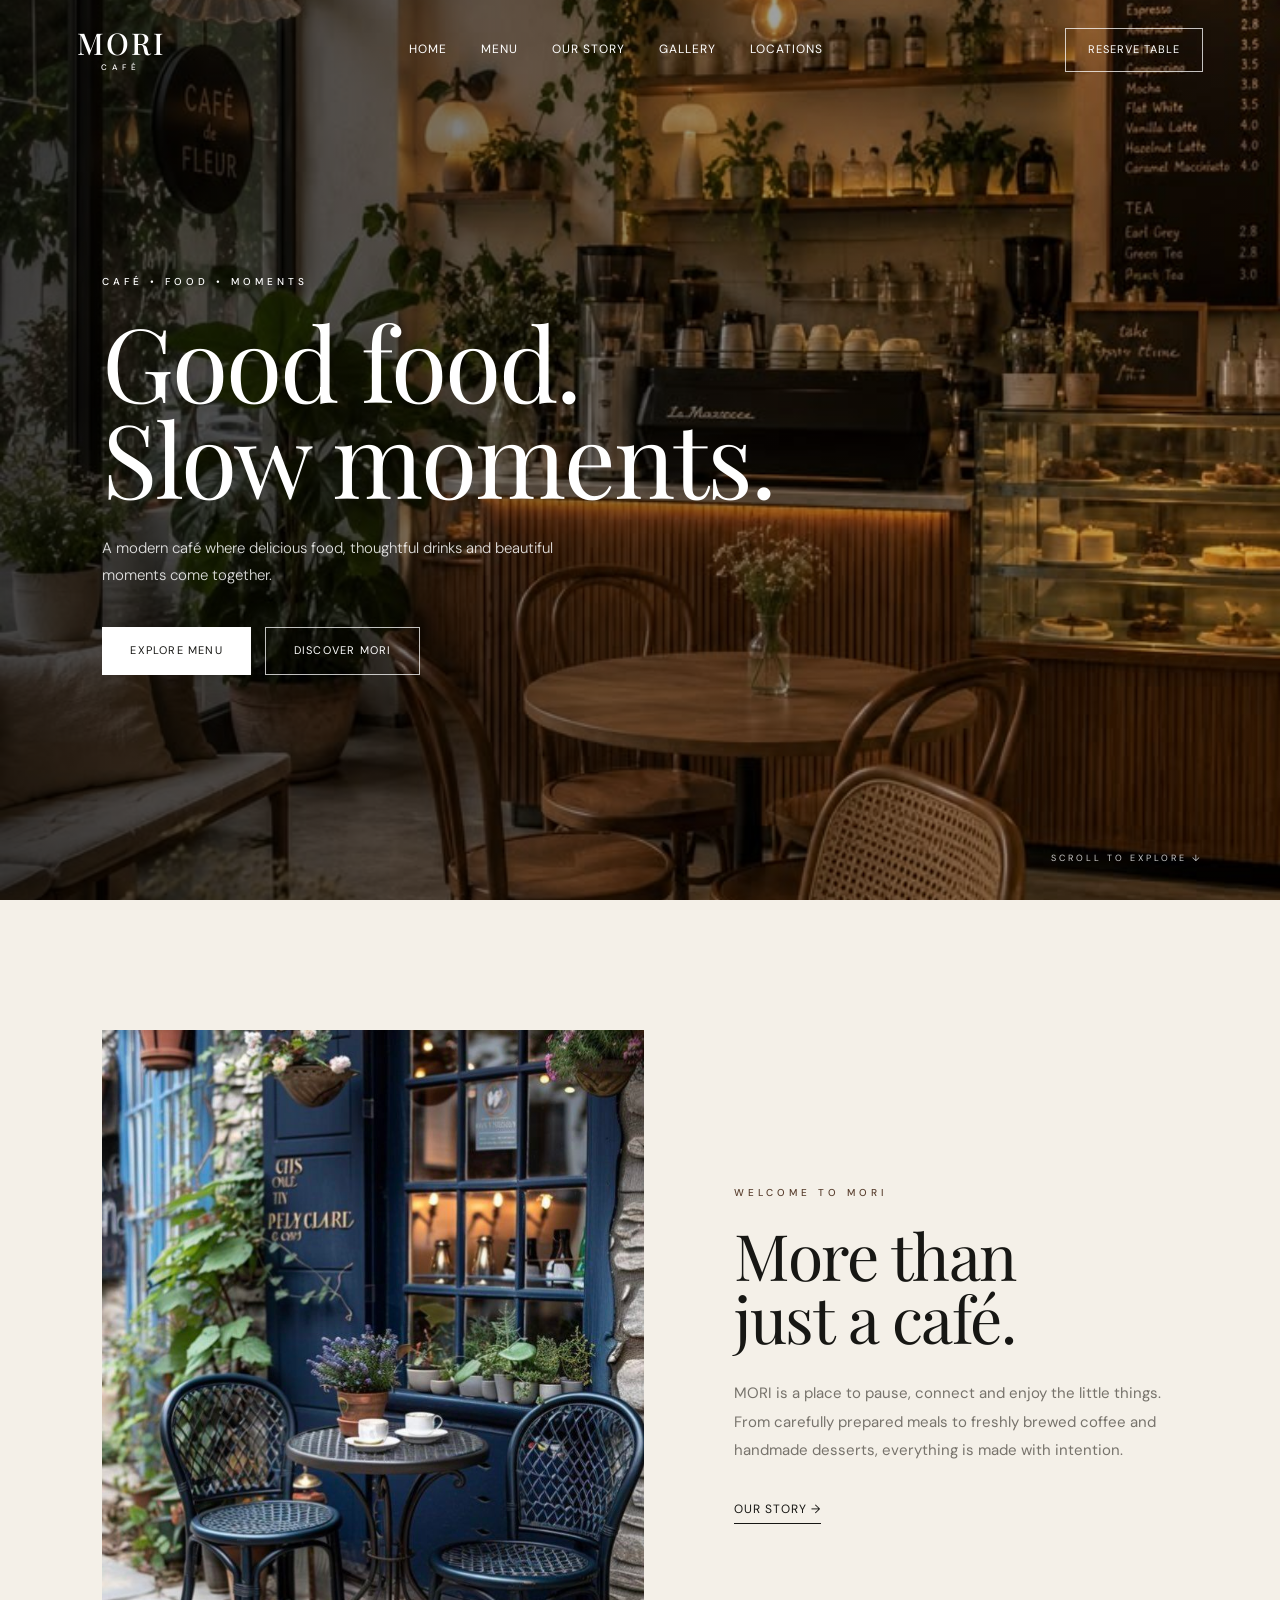
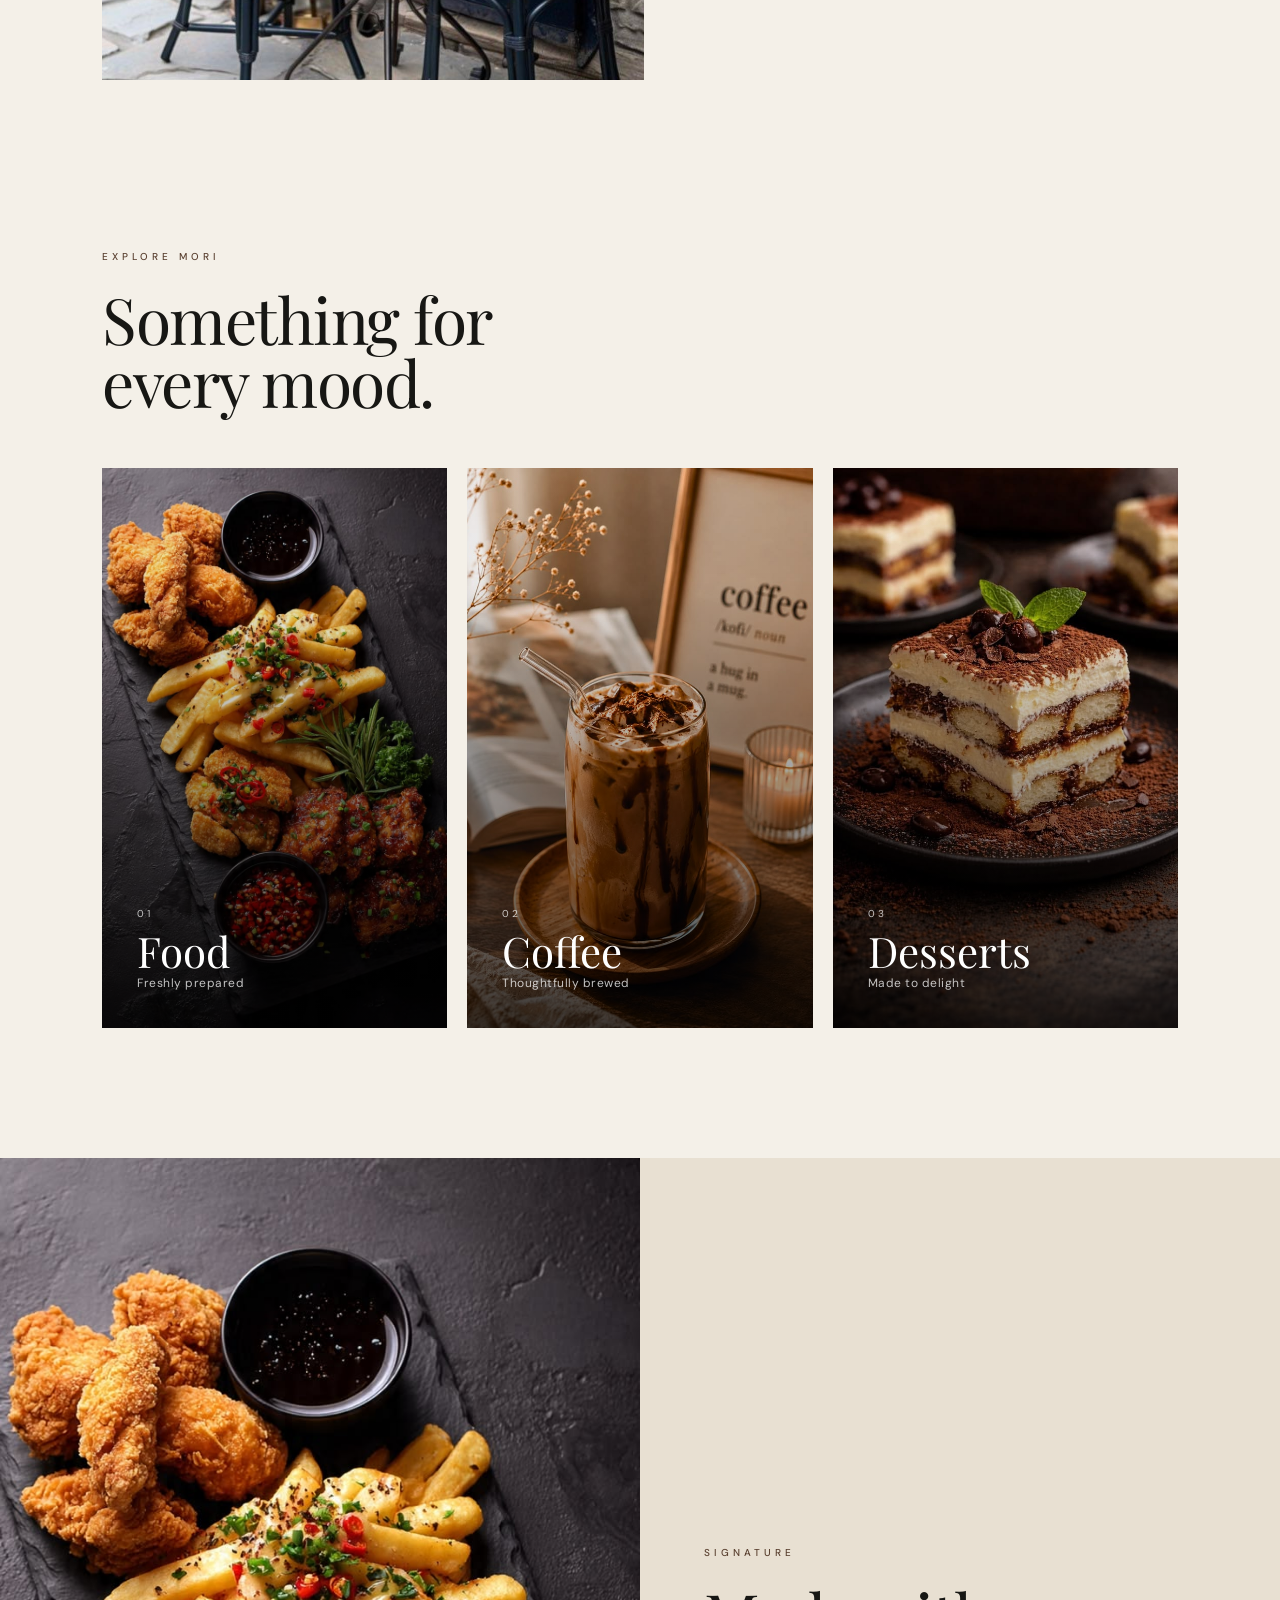
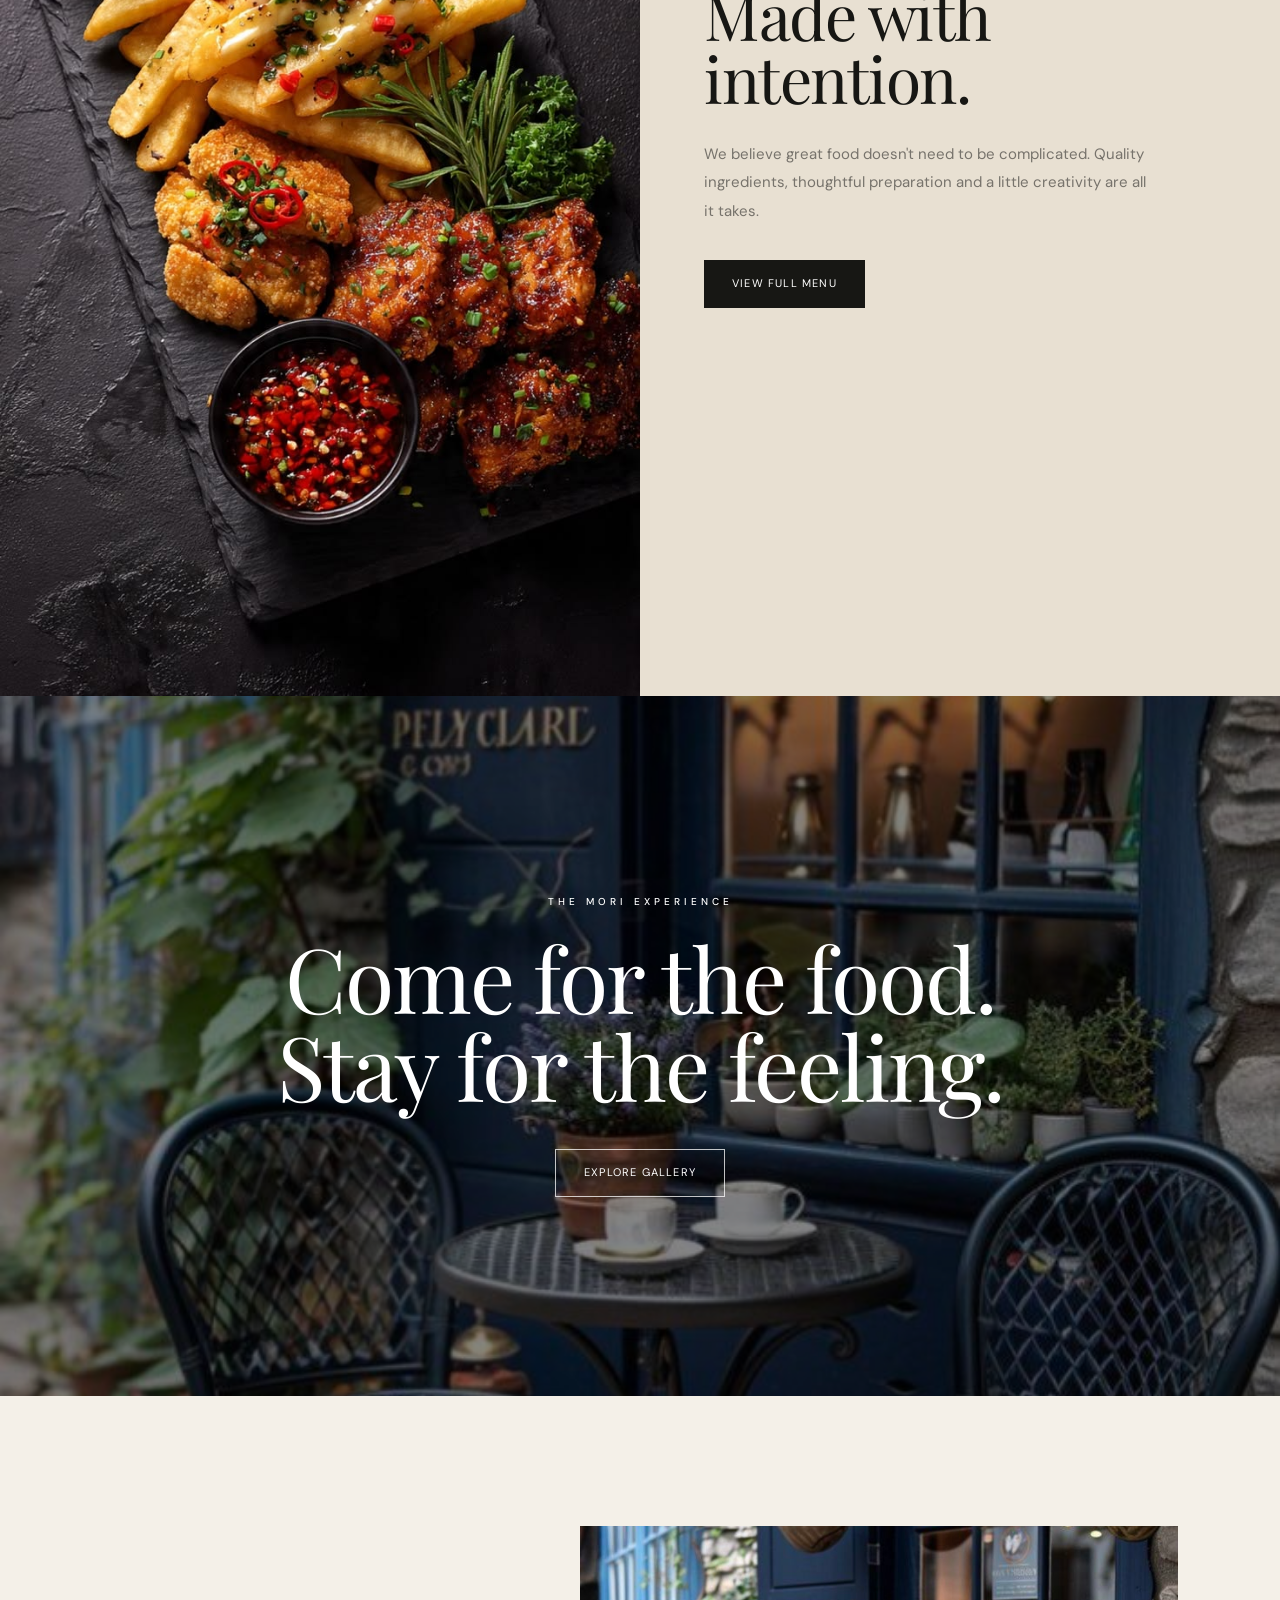
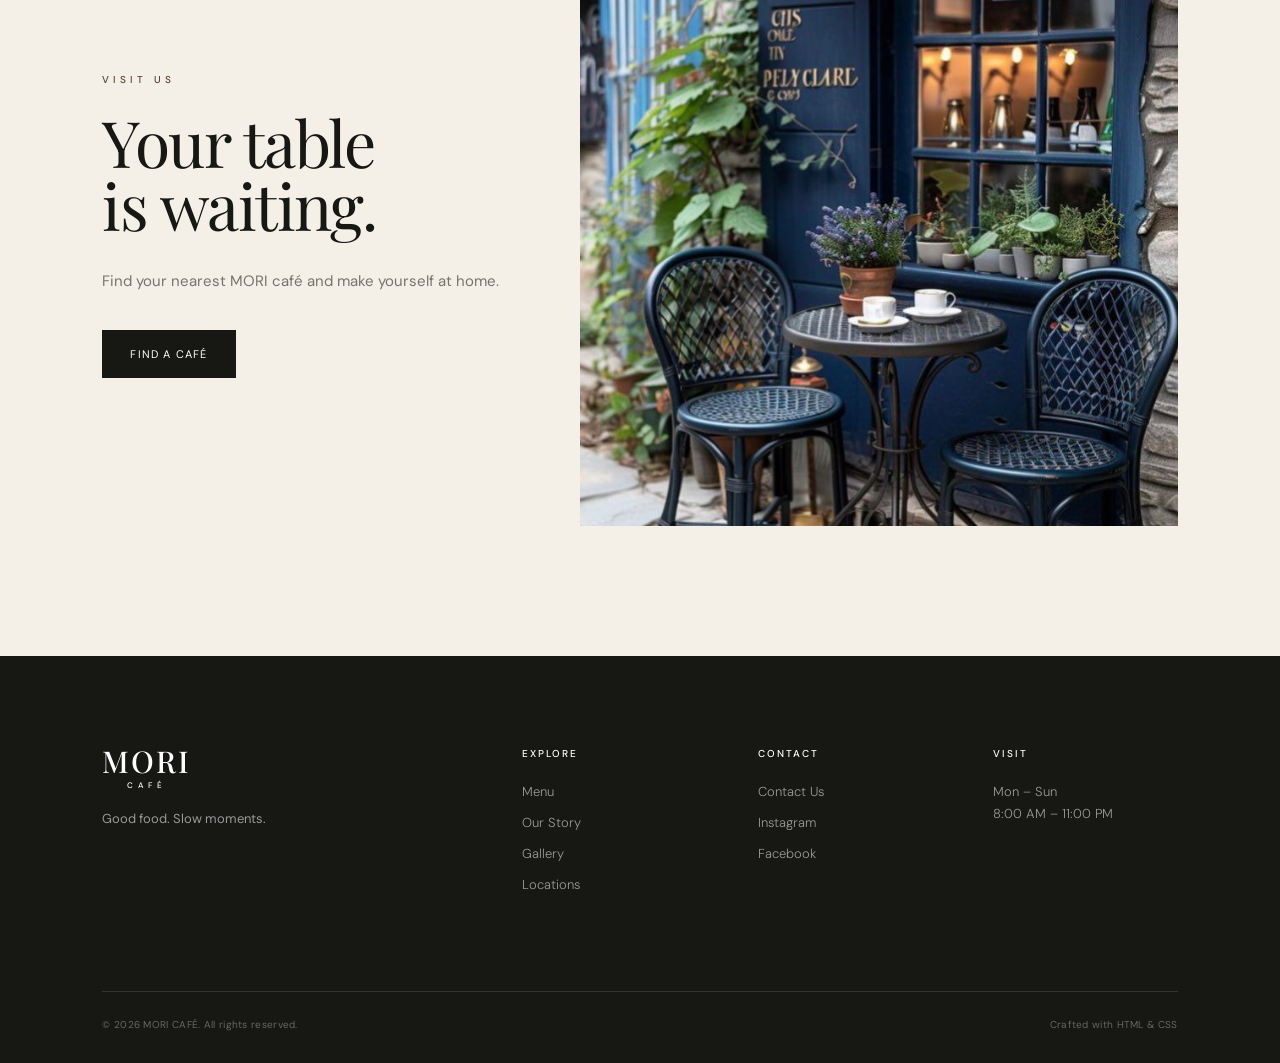
<file: index.html>
<!doctype html>
<html lang="en">
  <head>
    <meta charset="UTF-8" />
    <meta name="viewport" content="width=device-width, initial-scale=1.0" />

    <title>MORI CAFÉ | Good Food. Slow Moments.</title>

    <link rel="stylesheet" href="style.css" />
  </head>

  <body>
    <!-- ================= NAVBAR ================= -->

    <header class="navbar">
      <a href="index.html" class="logo">
        MORI
        <span>CAFÉ</span>
      </a>

      <nav>
        <a href="index.html">Home</a>
        <a href="menu.html">Menu</a>
        <a href="about.html">Our Story</a>
        <a href="gallery.html">Gallery</a>
        <a href="locations.html">Locations</a>
      </nav>

      <a href="contact.html" class="nav-button"> Reserve Table </a>
    </header>

    <!-- ================= HERO ================= -->

    <main>
      <section class="hero">
        <div class="hero-overlay"></div>

        <div class="hero-content">
          <p class="eyebrow">CAFÉ • FOOD • MOMENTS</p>

          <h1>
            Good food.<br />
            Slow moments.
          </h1>

          <p class="hero-description">
            A modern café where delicious food, thoughtful drinks and beautiful
            moments come together.
          </p>

          <div class="hero-buttons">
            <a href="menu.html" class="primary-button"> Explore Menu </a>

            <a href="about.html" class="secondary-button"> Discover MORI </a>
          </div>
        </div>

        <div class="scroll-text">SCROLL TO EXPLORE ↓</div>
      </section>

      <!-- ================= INTRO ================= -->

      <section class="intro section">
        <div class="intro-image">
          <img src="Images/cafe.jpeg" alt="MORI Cafe interior" />
        </div>

        <div class="intro-content">
          <p class="eyebrow dark">WELCOME TO MORI</p>

          <h2>
            More than<br />
            just a café.
          </h2>

          <p>
            MORI is a place to pause, connect and enjoy the little things. From
            carefully prepared meals to freshly brewed coffee and handmade
            desserts, everything is made with intention.
          </p>

          <a href="about.html" class="text-link"> Our Story → </a>
        </div>
      </section>

      <!-- ================= CATEGORIES ================= -->

      <section class="categories section">
        <div class="section-heading">
          <p class="eyebrow dark">EXPLORE MORI</p>

          <h2>
            Something for<br />
            every mood.
          </h2>
        </div>

        <div class="category-grid">
          <a href="menu.html" class="category-card">
            <img src="Images/food.jpeg" alt="Food at MORI Cafe" />

            <div class="category-overlay"></div>

            <div class="category-content">
              <span>01</span>
              <h3>Food</h3>
              <p>Freshly prepared</p>
            </div>
          </a>

          <a href="menu.html" class="category-card">
            <img src="Images/coffee.jpeg" alt="Coffee at MORI Cafe" />

            <div class="category-overlay"></div>

            <div class="category-content">
              <span>02</span>
              <h3>Coffee</h3>
              <p>Thoughtfully brewed</p>
            </div>
          </a>

          <a href="menu.html" class="category-card">
            <img src="Images/dessert.jpeg" alt="Dessert at MORI Cafe" />

            <div class="category-overlay"></div>

            <div class="category-content">
              <span>03</span>
              <h3>Desserts</h3>
              <p>Made to delight</p>
            </div>
          </a>
        </div>
      </section>

      <!-- ================= FEATURED DISH ================= -->

      <section class="featured">
        <div class="featured-image">
          <img src="Images/food.jpeg" alt="MORI signature dish" />
        </div>

        <div class="featured-content">
          <p class="eyebrow dark">SIGNATURE</p>

          <h2>
            Made with<br />
            intention.
          </h2>

          <p>
            We believe great food doesn't need to be complicated. Quality
            ingredients, thoughtful preparation and a little creativity are all
            it takes.
          </p>

          <a href="menu.html" class="dark-button"> View Full Menu </a>
        </div>
      </section>

      <!-- ================= EXPERIENCE ================= -->

      <section class="experience">
        <div class="experience-overlay"></div>

        <div class="experience-content">
          <p class="eyebrow">THE MORI EXPERIENCE</p>

          <h2>
            Come for the food.<br />
            Stay for the feeling.
          </h2>

          <a href="gallery.html" class="secondary-button"> Explore Gallery </a>
        </div>
      </section>

      <!-- ================= LOCATION ================= -->

      <section class="location section">
        <div class="location-content">
          <p class="eyebrow dark">VISIT US</p>

          <h2>
            Your table<br />
            is waiting.
          </h2>

          <p>Find your nearest MORI café and make yourself at home.</p>

          <a href="locations.html" class="dark-button"> Find a Café </a>
        </div>

        <div class="location-image">
          <img src="Images/cafe.jpeg" alt="MORI Cafe" />
        </div>
      </section>
    </main>

    <!-- ================= FOOTER ================= -->

    <footer class="footer">
      <div class="footer-brand">
        <div class="logo footer-logo">
          MORI
          <span>CAFÉ</span>
        </div>

        <p>Good food. Slow moments.</p>
      </div>

      <div class="footer-column">
        <h4>Explore</h4>

        <a href="menu.html">Menu</a>
        <a href="about.html">Our Story</a>
        <a href="gallery.html">Gallery</a>
        <a href="locations.html">Locations</a>
      </div>

      <div class="footer-column">
        <h4>Contact</h4>

        <a href="contact.html">Contact Us</a>
        <a href="#">Instagram</a>
        <a href="#">Facebook</a>
      </div>

      <div class="footer-column">
        <h4>Visit</h4>

        <p>
          Mon – Sun<br />
          8:00 AM – 11:00 PM
        </p>
      </div>

      <div class="footer-bottom">
        <p>© 2026 MORI CAFÉ. All rights reserved.</p>

        <p>Crafted with HTML & CSS</p>
      </div>
    </footer>
  </body>
</html>
</file>
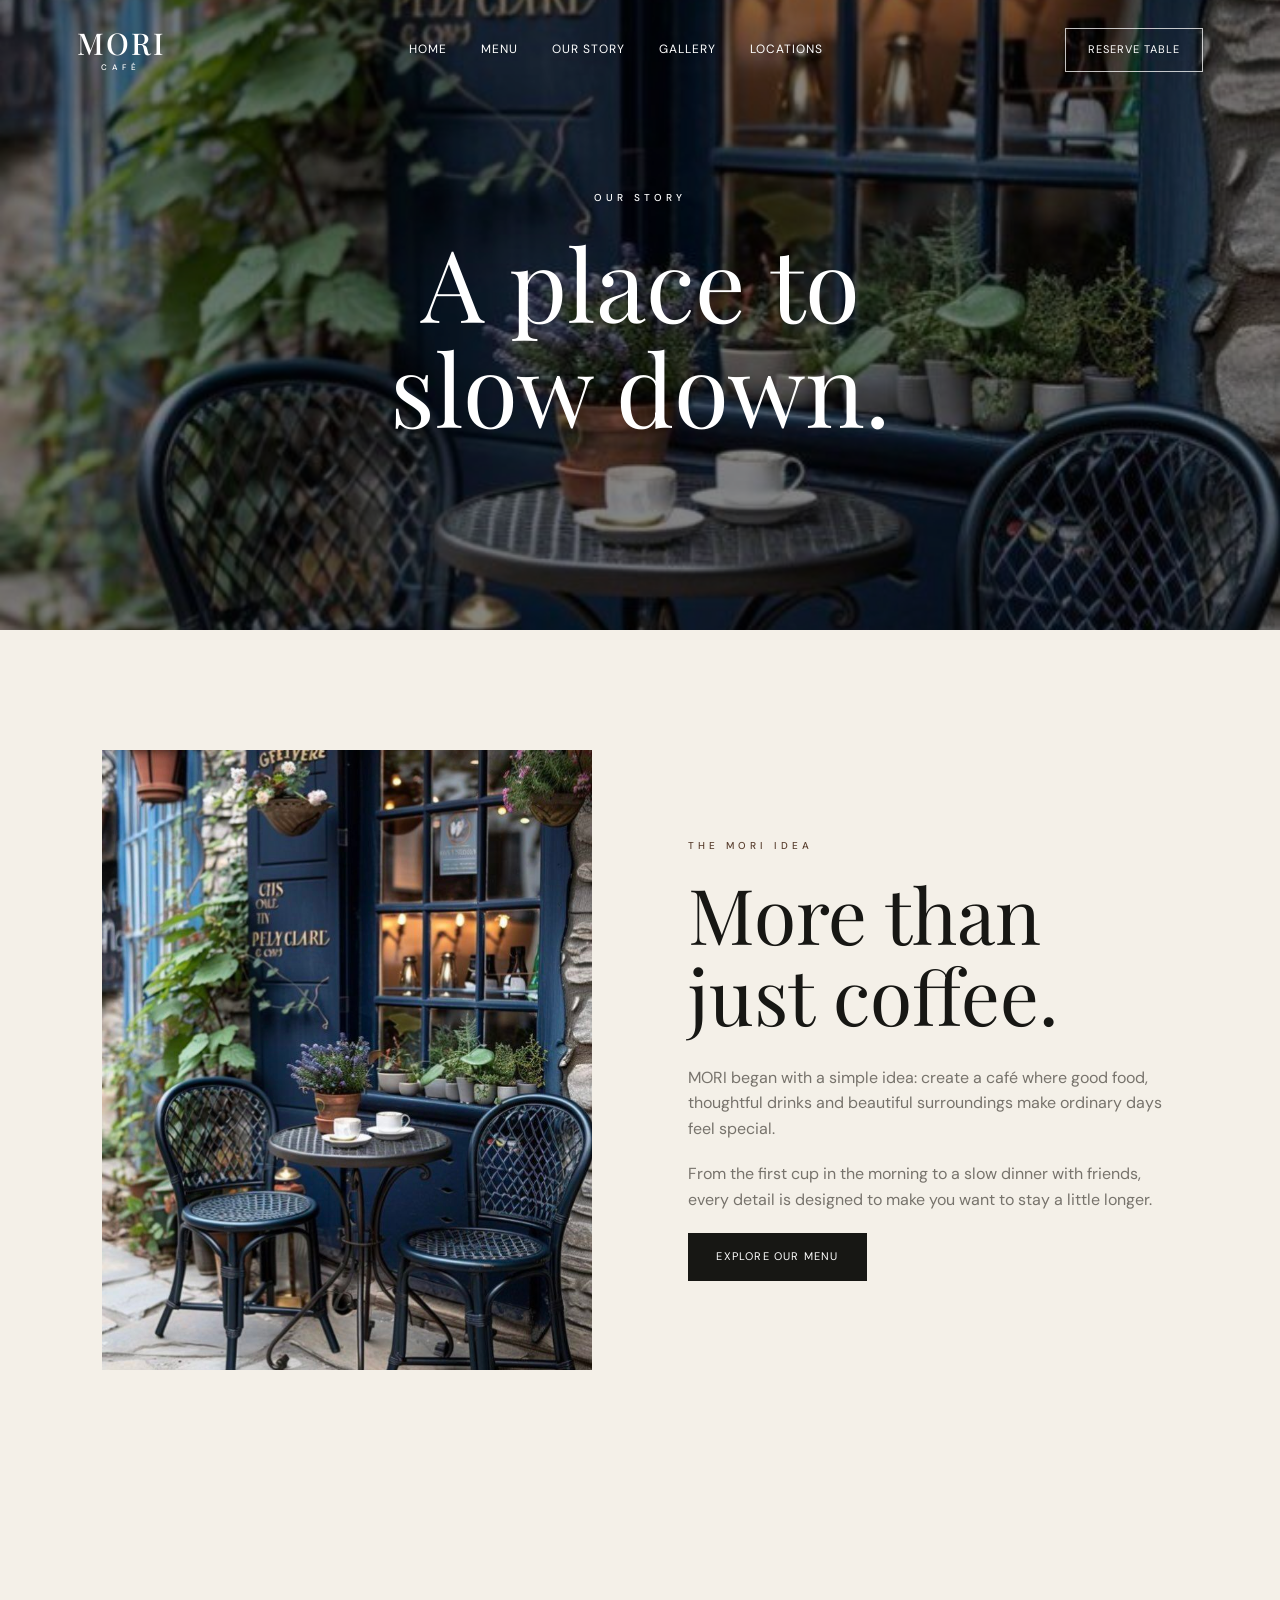
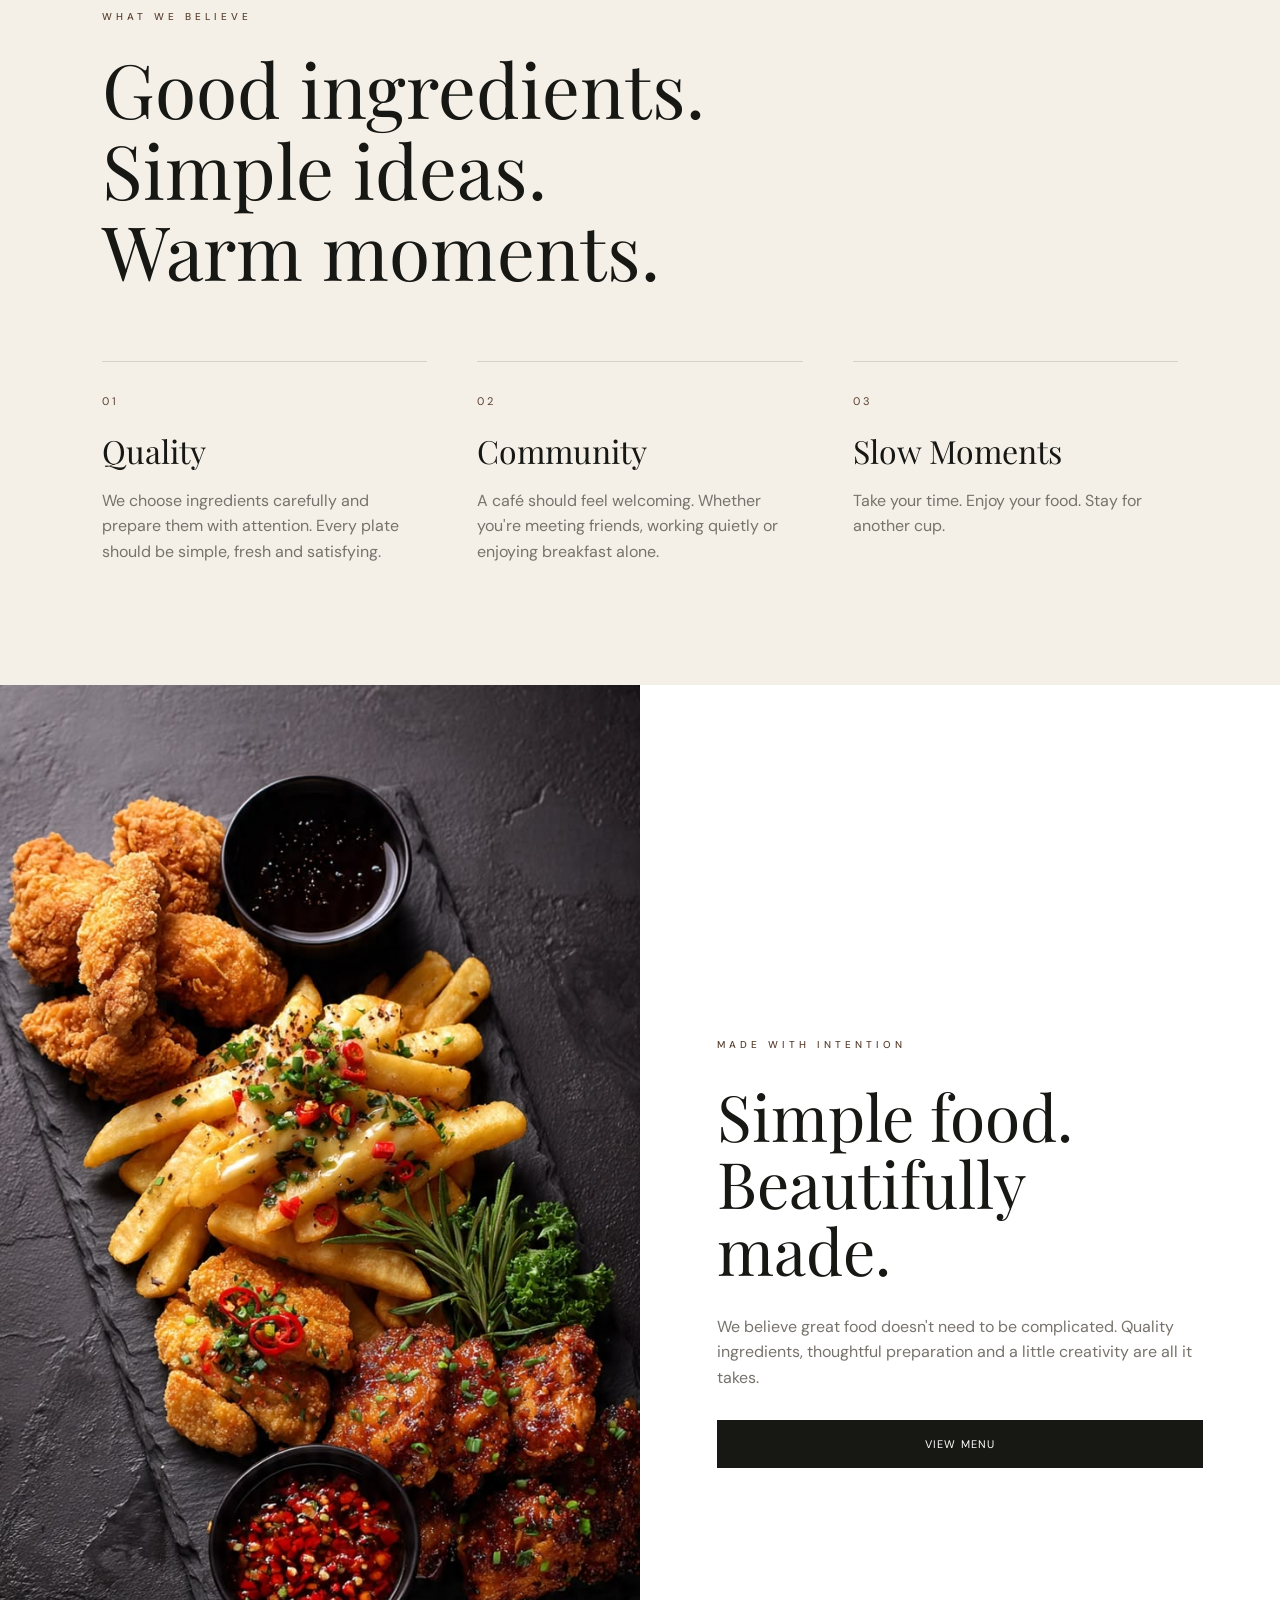
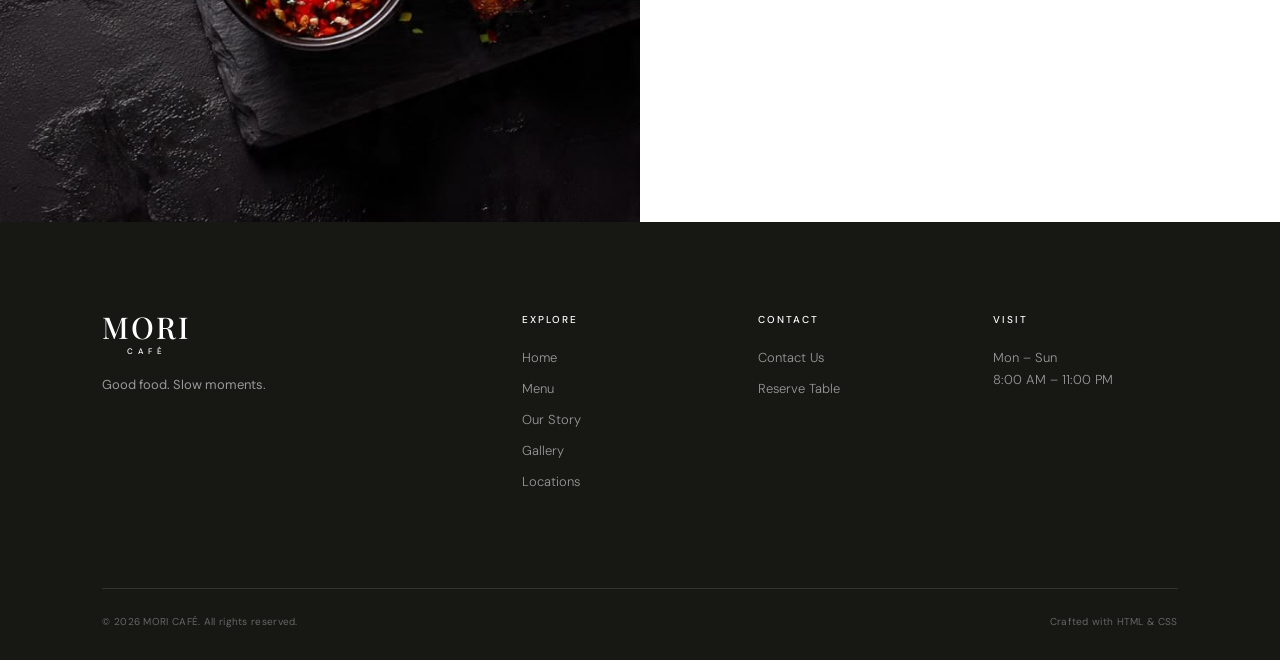
<file: about.html>
<!doctype html>
<html lang="en">
  <head>
    <meta charset="UTF-8" />

    <meta name="viewport" content="width=device-width, initial-scale=1.0" />

    <title>MORI CAFÉ | Our Story</title>

    <link rel="stylesheet" href="style.css" />
  </head>

  <body>
    <!-- ================= NAVBAR ================= -->

    <header class="navbar">
      <a href="index.html" class="logo">
        MORI
        <span>CAFÉ</span>
      </a>

      <nav>
        <a href="index.html">Home</a>

        <a href="menu.html">Menu</a>

        <a href="about.html">Our Story</a>

        <a href="gallery.html">Gallery</a>

        <a href="locations.html">Locations</a>
      </nav>

      <a href="contact.html" class="nav-button"> Reserve Table </a>
    </header>

    <!-- ================= HERO ================= -->

    <section class="about-hero">
      <div class="about-hero-overlay"></div>

      <div class="about-hero-content">
        <p class="eyebrow">OUR STORY</p>

        <h1>
          A place to<br />
          slow down.
        </h1>
      </div>
    </section>

    <!-- ================= STORY ================= -->

    <section class="about-story">
      <div class="about-image">
        <img src="Images/cafe.jpeg" alt="MORI Cafe" />
      </div>

      <div class="about-content">
        <p class="eyebrow dark">THE MORI IDEA</p>

        <h2>
          More than<br />
          just coffee.
        </h2>

        <p>
          MORI began with a simple idea: create a café where good food,
          thoughtful drinks and beautiful surroundings make ordinary days feel
          special.
        </p>

        <p>
          From the first cup in the morning to a slow dinner with friends, every
          detail is designed to make you want to stay a little longer.
        </p>

        <a href="menu.html" class="dark-button"> Explore Our Menu </a>
      </div>
    </section>

    <!-- ================= VALUES ================= -->

    <section class="values-section">
      <div class="values-heading">
        <p class="eyebrow dark">WHAT WE BELIEVE</p>

        <h2>
          Good ingredients.<br />
          Simple ideas.<br />
          Warm moments.
        </h2>
      </div>

      <div class="values-grid">
        <!-- VALUE 01 -->

        <div class="value-card">
          <span>01</span>

          <h3>Quality</h3>

          <p>
            We choose ingredients carefully and prepare them with attention.
            Every plate should be simple, fresh and satisfying.
          </p>
        </div>

        <!-- VALUE 02 -->

        <div class="value-card">
          <span>02</span>

          <h3>Community</h3>

          <p>
            A café should feel welcoming. Whether you're meeting friends,
            working quietly or enjoying breakfast alone.
          </p>
        </div>

        <!-- VALUE 03 -->

        <div class="value-card">
          <span>03</span>

          <h3>Slow Moments</h3>

          <p>Take your time. Enjoy your food. Stay for another cup.</p>
        </div>
      </div>
    </section>

    <!-- ================= FEATURE ================= -->

    <section class="about-feature">
      <div class="about-feature-image">
        <img src="Images/food.jpeg" alt="Food at MORI Cafe" />
      </div>

      <div class="about-feature-content">
        <p class="eyebrow dark">MADE WITH INTENTION</p>

        <h2>
          Simple food.<br />
          Beautifully made.
        </h2>

        <p>
          We believe great food doesn't need to be complicated. Quality
          ingredients, thoughtful preparation and a little creativity are all it
          takes.
        </p>

        <a href="menu.html" class="dark-button"> View Menu </a>
      </div>
    </section>

    <!-- ================= FOOTER ================= -->

    <footer class="footer">
      <div class="footer-brand">
        <div class="logo footer-logo">
          MORI

          <span> CAFÉ </span>
        </div>

        <p>Good food. Slow moments.</p>
      </div>

      <div class="footer-column">
        <h4>Explore</h4>

        <a href="index.html"> Home </a>

        <a href="menu.html"> Menu </a>

        <a href="about.html"> Our Story </a>

        <a href="gallery.html"> Gallery </a>

        <a href="locations.html"> Locations </a>
      </div>

      <div class="footer-column">
        <h4>Contact</h4>

        <a href="contact.html"> Contact Us </a>

        <a href="contact.html"> Reserve Table </a>
      </div>

      <div class="footer-column">
        <h4>Visit</h4>

        <p>
          Mon – Sun
          <br />
          8:00 AM – 11:00 PM
        </p>
      </div>

      <div class="footer-bottom">
        <p>© 2026 MORI CAFÉ. All rights reserved.</p>

        <p>Crafted with HTML & CSS</p>
      </div>
    </footer>
  </body>
</html>
</file>
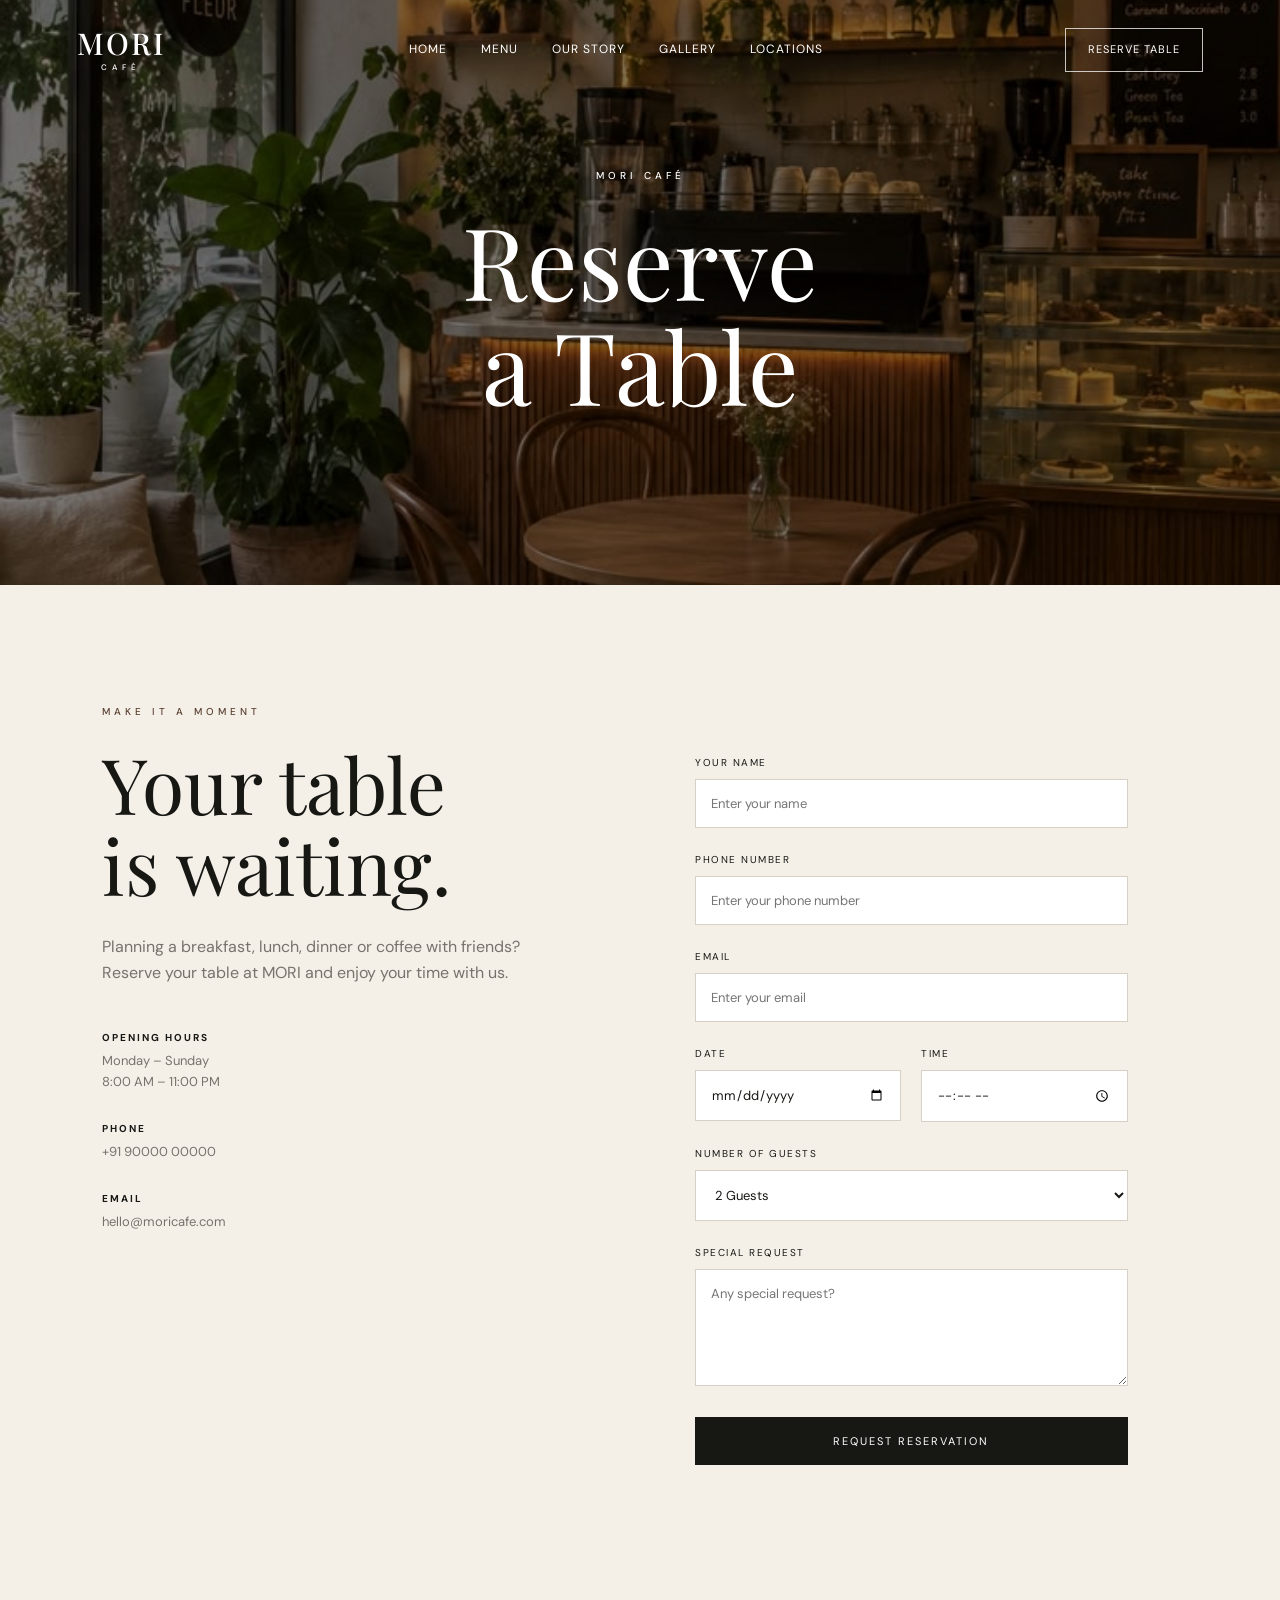
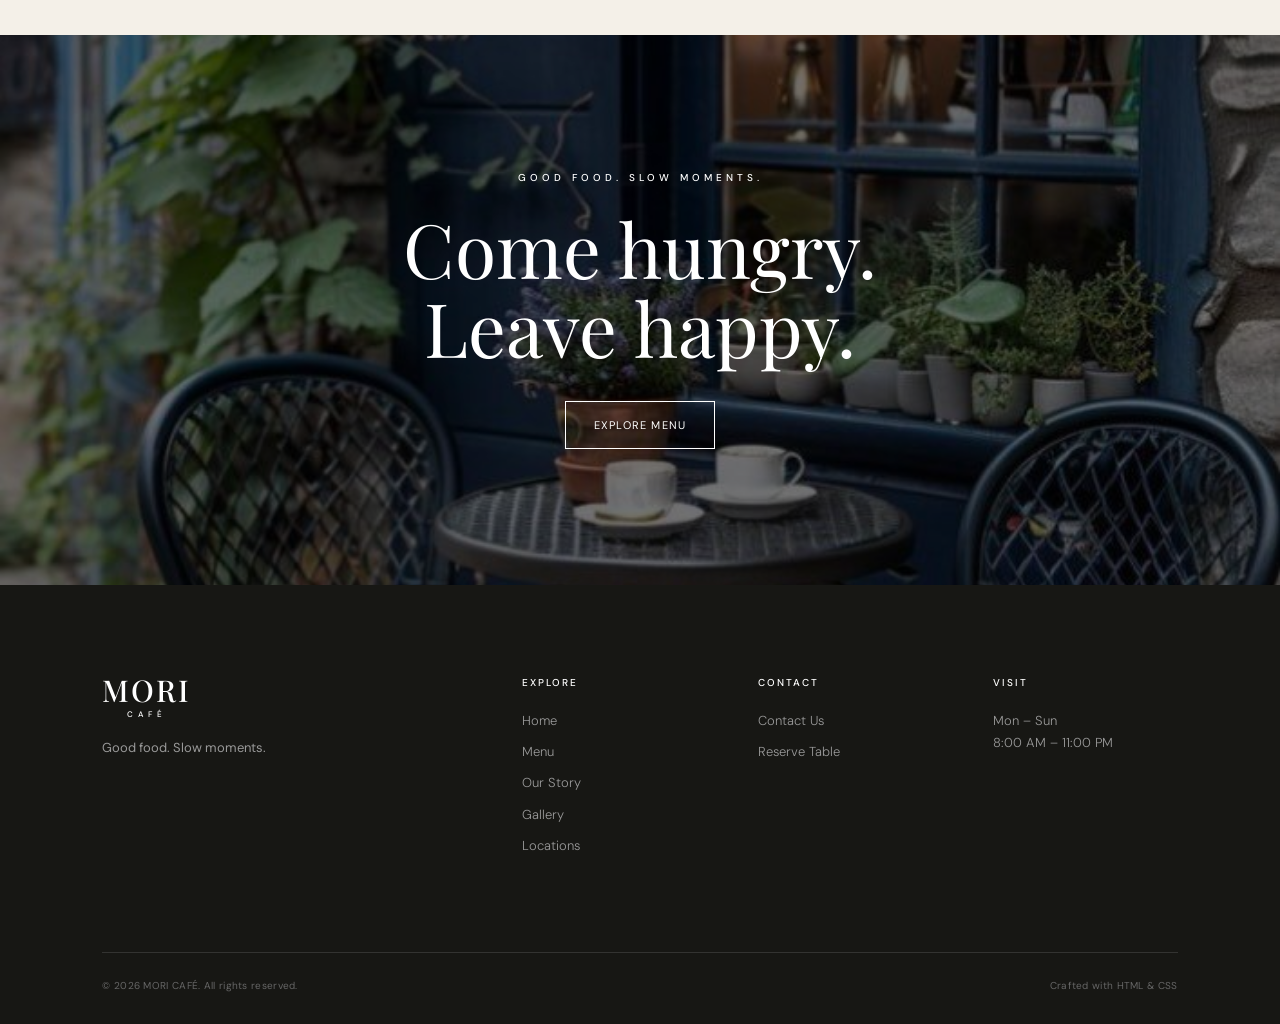
<file: contact.html>
<!doctype html>
<html lang="en">
  <head>
    <meta charset="UTF-8" />

    <meta name="viewport" content="width=device-width, initial-scale=1.0" />

    <title>MORI CAFÉ | Reserve a Table</title>

    <link rel="stylesheet" href="style.css" />
  </head>

  <body>
    <!-- ================= NAVBAR ================= -->

    <header class="navbar">
      <a href="index.html" class="logo">
        MORI

        <span> CAFÉ </span>
      </a>

      <nav>
        <a href="index.html"> Home </a>

        <a href="menu.html"> Menu </a>

        <a href="about.html"> Our Story </a>

        <a href="gallery.html"> Gallery </a>

        <a href="locations.html"> Locations </a>
      </nav>

      <a href="contact.html" class="nav-button"> Reserve Table </a>
    </header>

    <!-- ================= HERO ================= -->

    <section class="reserve-hero">
      <div class="reserve-overlay"></div>

      <div class="reserve-hero-content">
        <p class="eyebrow">MORI CAFÉ</p>

        <h1>
          Reserve<br />
          a Table
        </h1>
      </div>
    </section>

    <!-- ================= RESERVATION ================= -->

    <section class="reservation-section">
      <!-- LEFT SIDE -->

      <div class="reservation-info">
        <p class="eyebrow dark">MAKE IT A MOMENT</p>

        <h2>
          Your table<br />
          is waiting.
        </h2>

        <p class="reservation-text">
          Planning a breakfast, lunch, dinner or coffee with friends? Reserve
          your table at MORI and enjoy your time with us.
        </p>

        <div class="contact-details">
          <div>
            <h4>OPENING HOURS</h4>

            <p>
              Monday – Sunday
              <br />
              8:00 AM – 11:00 PM
            </p>
          </div>

          <div>
            <h4>PHONE</h4>

            <p>+91 90000 00000</p>
          </div>

          <div>
            <h4>EMAIL</h4>

            <p>hello@moricafe.com</p>
          </div>
        </div>
      </div>

      <!-- RIGHT SIDE FORM -->

      <div class="reservation-box">
        <form action="#" method="post">
          <!-- NAME -->

          <div class="form-group">
            <label for="name"> Your Name </label>

            <input
              type="text"
              id="name"
              name="name"
              placeholder="Enter your name"
              required
            />
          </div>

          <!-- PHONE -->

          <div class="form-group">
            <label for="phone"> Phone Number </label>

            <input
              type="tel"
              id="phone"
              name="phone"
              placeholder="Enter your phone number"
              required
            />
          </div>

          <!-- EMAIL -->

          <div class="form-group">
            <label for="email"> Email </label>

            <input
              type="email"
              id="email"
              name="email"
              placeholder="Enter your email"
            />
          </div>

          <!-- DATE + TIME -->

          <div class="form-row">
            <div class="form-group">
              <label for="date"> Date </label>

              <input type="date" id="date" name="date" required />
            </div>

            <div class="form-group">
              <label for="time"> Time </label>

              <input type="time" id="time" name="time" required />
            </div>
          </div>

          <!-- GUESTS -->

          <div class="form-group">
            <label for="guests"> Number of Guests </label>

            <select id="guests" name="guests">
              <option value="1">1 Guest</option>

              <option value="2" selected>2 Guests</option>

              <option value="3">3 Guests</option>

              <option value="4">4 Guests</option>

              <option value="5">5 Guests</option>

              <option value="6">6 Guests</option>

              <option value="7">7 Guests</option>

              <option value="8">8 Guests</option>
            </select>
          </div>

          <!-- MESSAGE -->

          <div class="form-group">
            <label for="message"> Special Request </label>

            <textarea
              id="message"
              name="message"
              rows="5"
              placeholder="Any special request?"
            ></textarea>
          </div>

          <!-- BUTTON -->

          <button type="submit" class="reserve-submit">
            Request Reservation
          </button>
        </form>
      </div>
    </section>

    <!-- ================= IMAGE CTA ================= -->

    <section class="reserve-cta">
      <div class="reserve-cta-overlay"></div>

      <div class="reserve-cta-content">
        <p class="eyebrow">GOOD FOOD. SLOW MOMENTS.</p>

        <h2>
          Come hungry.<br />
          Leave happy.
        </h2>

        <a href="menu.html" class="secondary-button"> Explore Menu </a>
      </div>
    </section>

    <!-- ================= FOOTER ================= -->

    <footer class="footer">
      <div class="footer-brand">
        <div class="logo footer-logo">
          MORI

          <span> CAFÉ </span>
        </div>

        <p>Good food. Slow moments.</p>
      </div>

      <div class="footer-column">
        <h4>Explore</h4>

        <a href="index.html"> Home </a>

        <a href="menu.html"> Menu </a>

        <a href="about.html"> Our Story </a>

        <a href="gallery.html"> Gallery </a>

        <a href="locations.html"> Locations </a>
      </div>

      <div class="footer-column">
        <h4>Contact</h4>

        <a href="contact.html"> Contact Us </a>

        <a href="contact.html"> Reserve Table </a>
      </div>

      <div class="footer-column">
        <h4>Visit</h4>

        <p>
          Mon – Sun
          <br />
          8:00 AM – 11:00 PM
        </p>
      </div>

      <div class="footer-bottom">
        <p>© 2026 MORI CAFÉ. All rights reserved.</p>

        <p>Crafted with HTML & CSS</p>
      </div>
    </footer>
  </body>
</html>
</file>
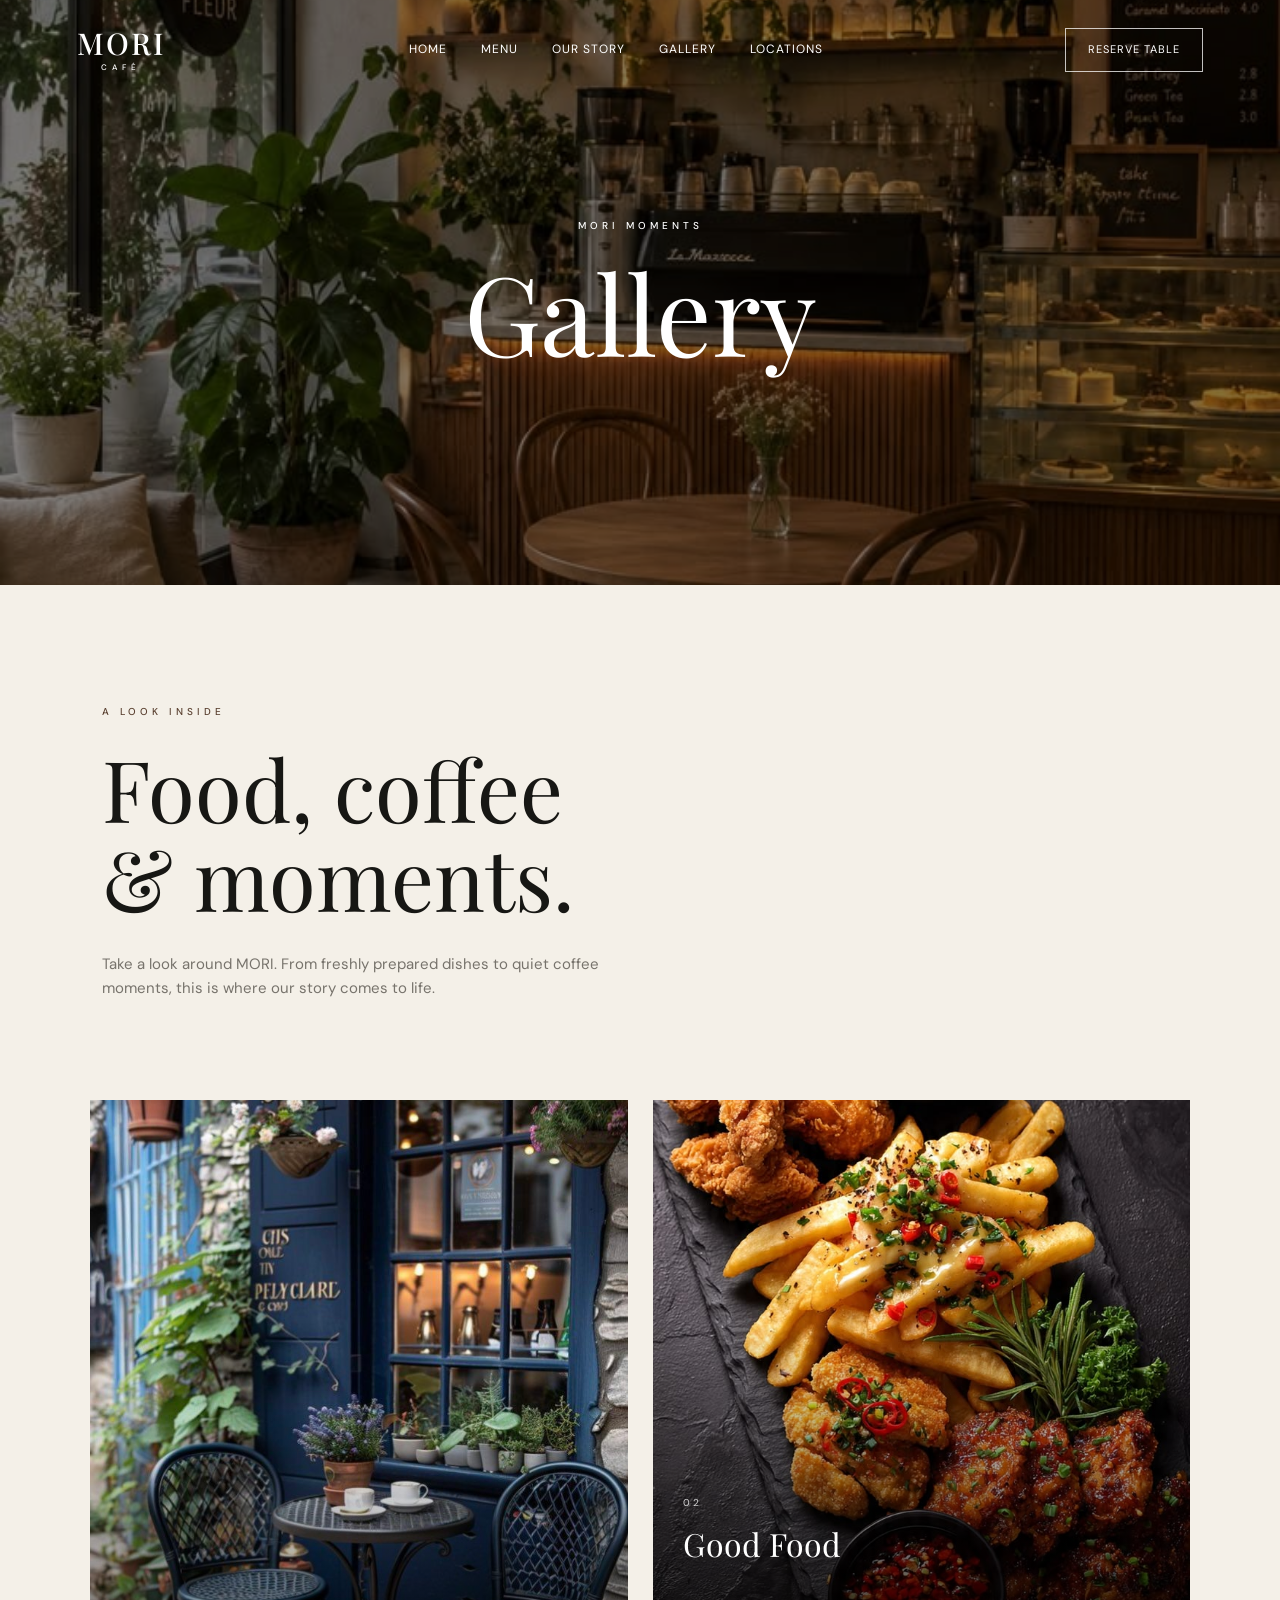
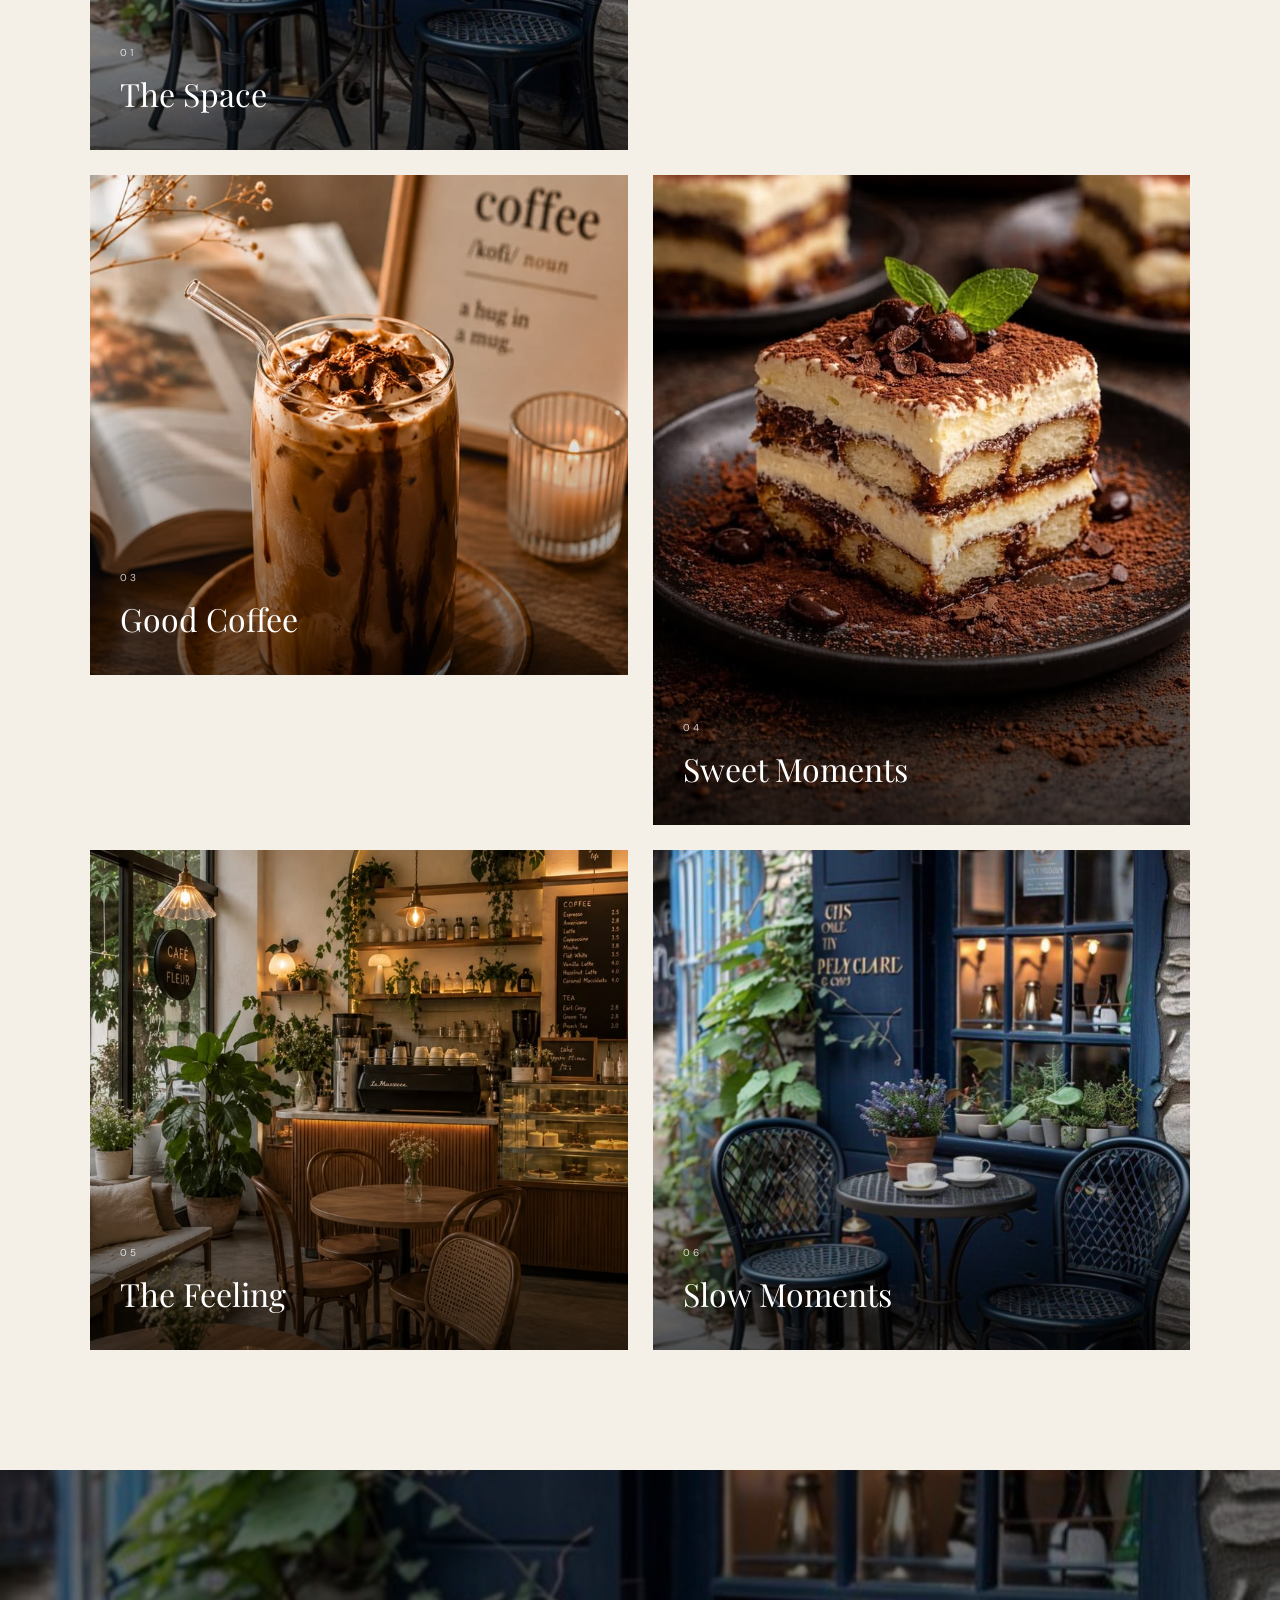
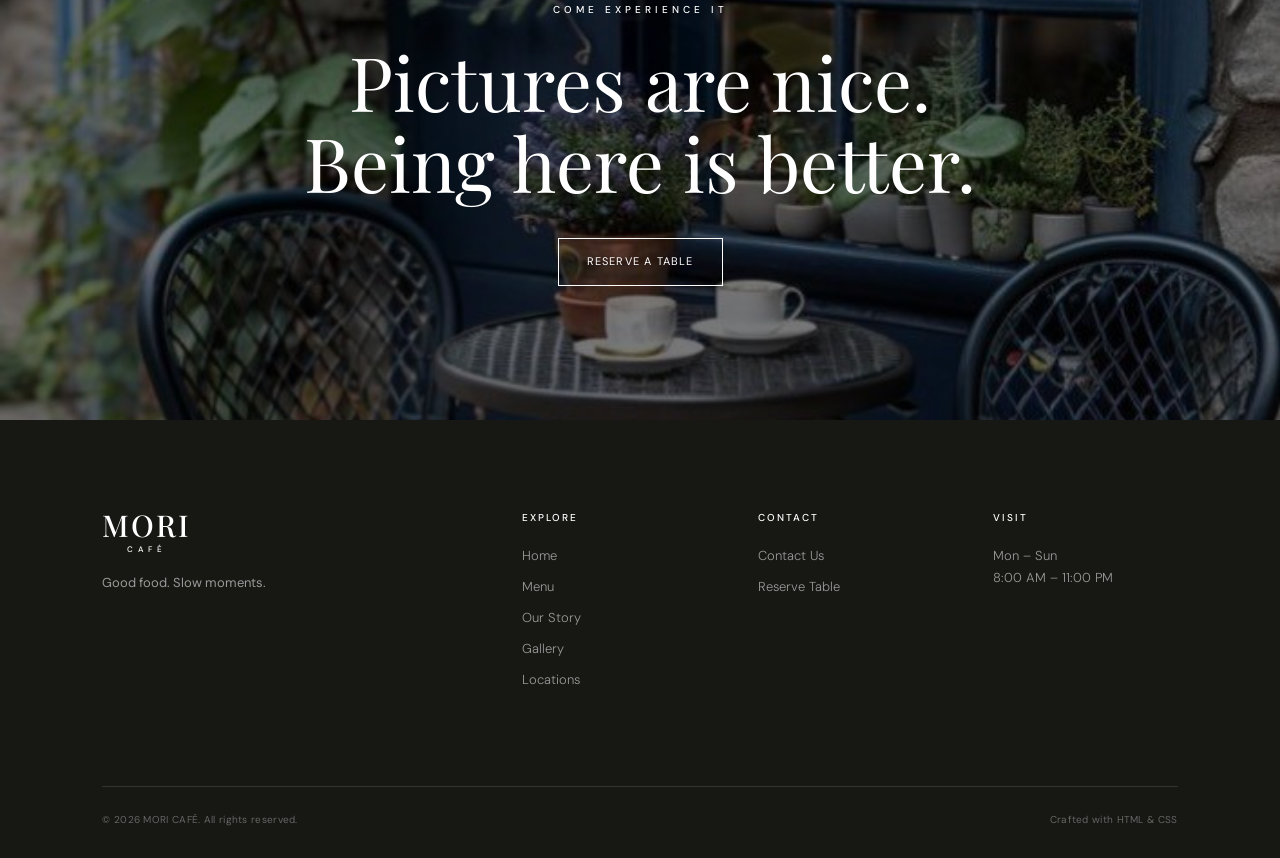
<file: gallery.html>
<!doctype html>
<html lang="en">
  <head>
    <meta charset="UTF-8" />

    <meta name="viewport" content="width=device-width, initial-scale=1.0" />

    <title>MORI CAFÉ | Gallery</title>

    <link rel="stylesheet" href="style.css" />
  </head>

  <body>
    <!-- ================= NAVBAR ================= -->

    <header class="navbar">
      <a href="index.html" class="logo">
        MORI
        <span>CAFÉ</span>
      </a>

      <nav>
        <a href="index.html">Home</a>

        <a href="menu.html">Menu</a>

        <a href="about.html">Our Story</a>

        <a href="gallery.html">Gallery</a>

        <a href="locations.html">Locations</a>
      </nav>

      <a href="contact.html" class="nav-button"> Reserve Table </a>
    </header>

    <!-- ================= GALLERY HERO ================= -->

    <section class="gallery-hero">
      <div class="gallery-hero-overlay"></div>

      <div class="gallery-hero-content">
        <p class="eyebrow">MORI MOMENTS</p>

        <h1>Gallery</h1>
      </div>
    </section>

    <!-- ================= INTRO ================= -->

    <section class="gallery-intro">
      <p class="eyebrow dark">A LOOK INSIDE</p>

      <h2>
        Food, coffee<br />
        & moments.
      </h2>

      <p class="gallery-description">
        Take a look around MORI. From freshly prepared dishes to quiet coffee
        moments, this is where our story comes to life.
      </p>
    </section>

    <!-- ================= GALLERY GRID ================= -->

    <section class="gallery">
      <!-- IMAGE 1 -->

      <div class="gallery-item large">
        <img src="Images/cafe.jpeg" alt="MORI Cafe" />

        <div class="gallery-caption">
          <span>01</span>
          <h3>The Space</h3>
        </div>
      </div>

      <!-- IMAGE 2 -->

      <div class="gallery-item">
        <img src="Images/food.jpeg" alt="Food at MORI Cafe" />

        <div class="gallery-caption">
          <span>02</span>
          <h3>Good Food</h3>
        </div>
      </div>

      <!-- IMAGE 3 -->

      <div class="gallery-item">
        <img src="Images/coffee.jpeg" alt="Coffee at MORI Cafe" />

        <div class="gallery-caption">
          <span>03</span>
          <h3>Good Coffee</h3>
        </div>
      </div>

      <!-- IMAGE 4 -->

      <div class="gallery-item large">
        <img src="Images/dessert.jpeg" alt="Dessert at MORI Cafe" />

        <div class="gallery-caption">
          <span>04</span>
          <h3>Sweet Moments</h3>
        </div>
      </div>

      <!-- IMAGE 5 -->

      <div class="gallery-item">
        <img src="Images/hero.jpeg" alt="MORI Cafe atmosphere" />

        <div class="gallery-caption">
          <span>05</span>
          <h3>The Feeling</h3>
        </div>
      </div>

      <!-- IMAGE 6 -->

      <div class="gallery-item">
        <img src="Images/cafe.jpeg" alt="MORI Cafe interior" />

        <div class="gallery-caption">
          <span>06</span>
          <h3>Slow Moments</h3>
        </div>
      </div>
    </section>

    <!-- ================= CTA ================= -->

    <section class="gallery-cta">
      <p class="eyebrow">COME EXPERIENCE IT</p>

      <h2>
        Pictures are nice.<br />
        Being here is better.
      </h2>

      <a href="contact.html" class="secondary-button"> Reserve a Table </a>
    </section>

    <!-- ================= FOOTER ================= -->

    <footer class="footer">
      <div class="footer-brand">
        <div class="logo footer-logo">
          MORI

          <span> CAFÉ </span>
        </div>

        <p>Good food. Slow moments.</p>
      </div>

      <div class="footer-column">
        <h4>Explore</h4>

        <a href="index.html"> Home </a>

        <a href="menu.html"> Menu </a>

        <a href="about.html"> Our Story </a>

        <a href="gallery.html"> Gallery </a>

        <a href="locations.html"> Locations </a>
      </div>

      <div class="footer-column">
        <h4>Contact</h4>

        <a href="contact.html"> Contact Us </a>

        <a href="contact.html"> Reserve Table </a>
      </div>

      <div class="footer-column">
        <h4>Visit</h4>

        <p>
          Mon – Sun
          <br />
          8:00 AM – 11:00 PM
        </p>
      </div>

      <div class="footer-bottom">
        <p>© 2026 MORI CAFÉ. All rights reserved.</p>

        <p>Crafted with HTML & CSS</p>
      </div>
    </footer>
  </body>
</html>
</file>
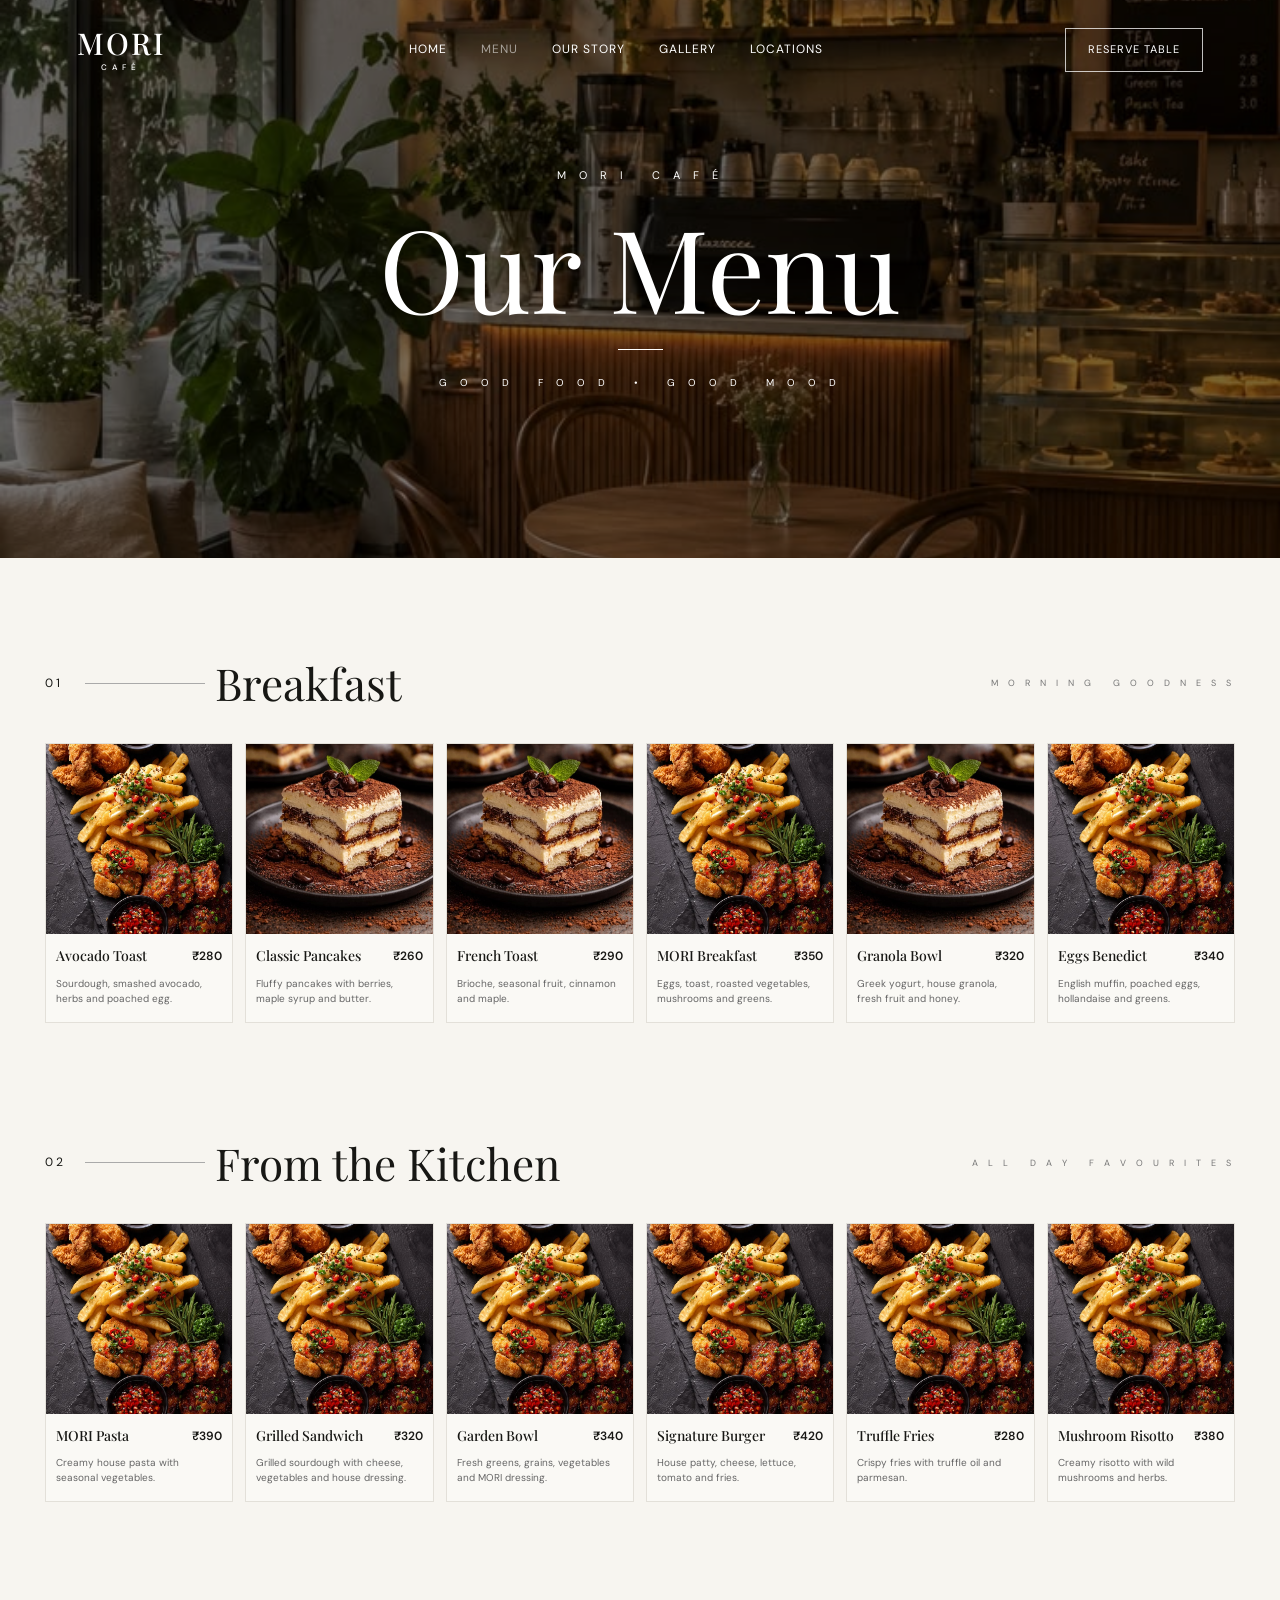
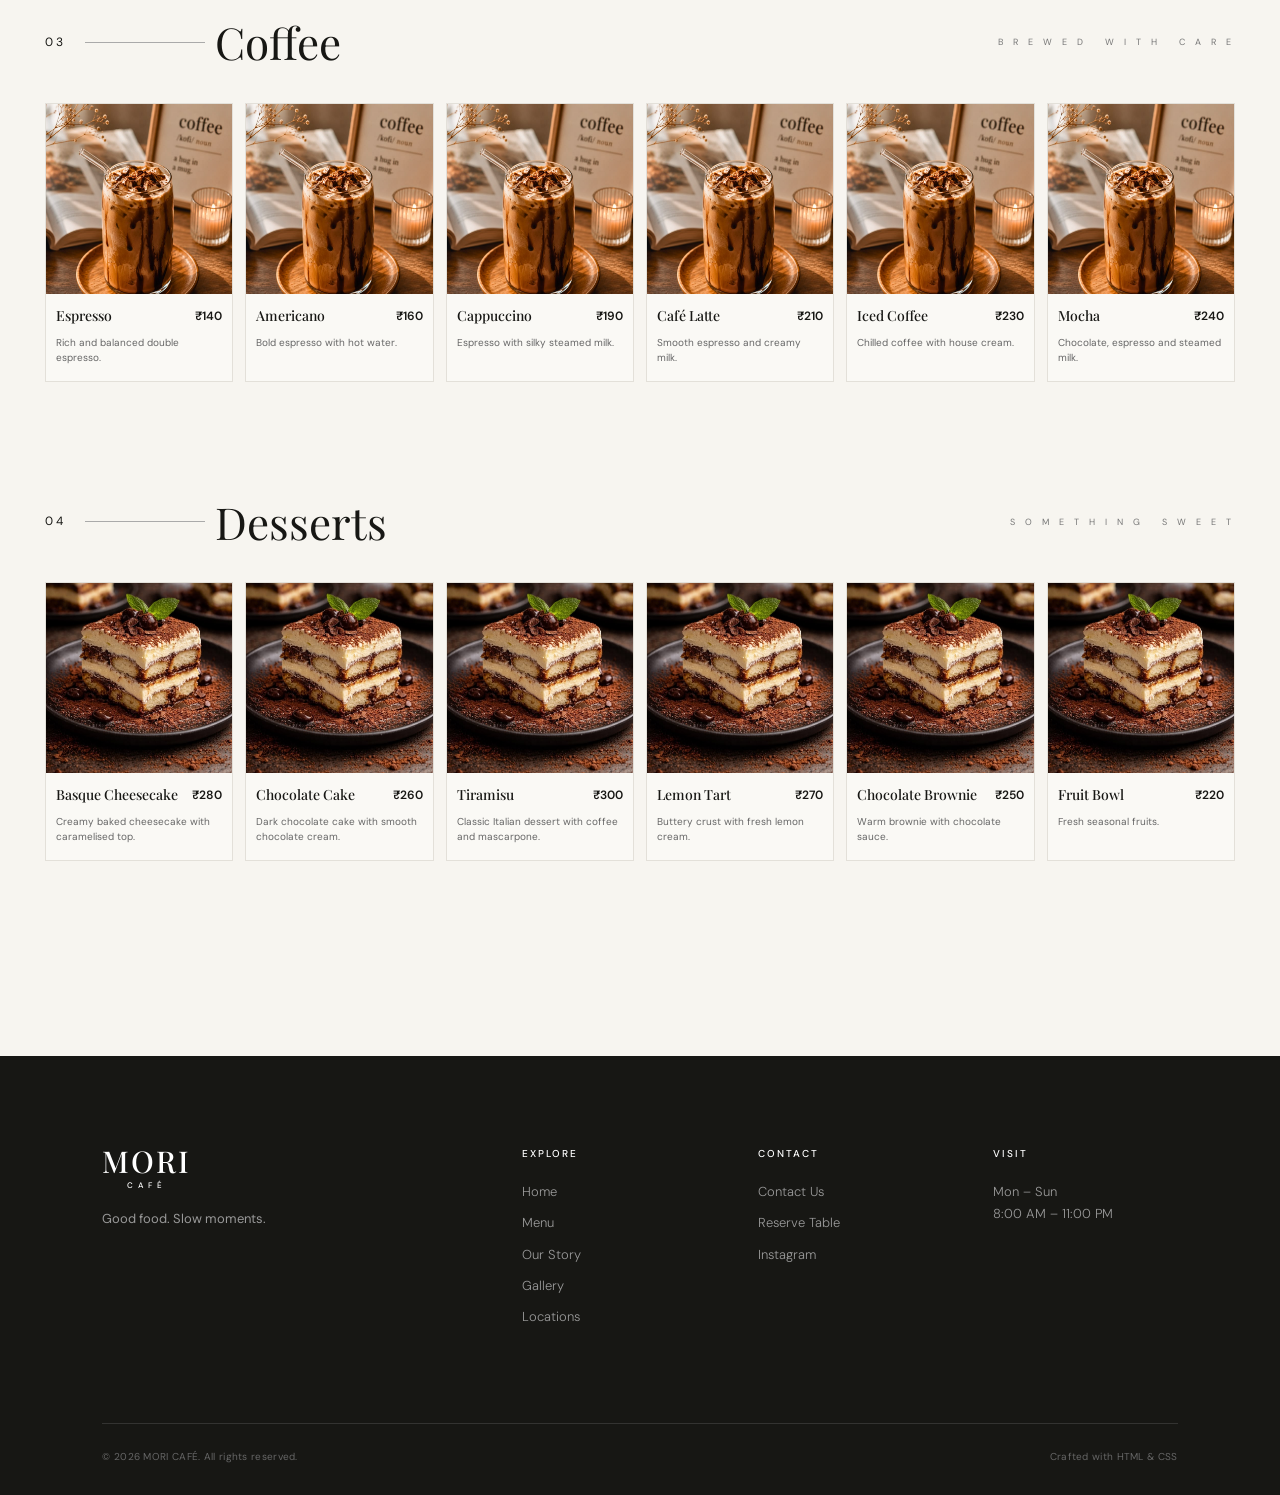
<file: menu.html>
<!doctype html>
<html lang="en">
  <head>
    <meta charset="UTF-8" />

    <meta name="viewport" content="width=device-width, initial-scale=1.0" />

    <title>MORI CAFÉ | Menu</title>

    <link rel="stylesheet" href="style.css" />
  </head>

  <body>
    <!-- =====================================================
     NAVBAR
===================================================== -->

    <header class="navbar menu-navbar">
      <a href="index.html" class="logo">
        MORI
        <span>CAFÉ</span>
      </a>

      <nav>
        <a href="index.html">Home</a>

        <a href="menu.html" class="active">Menu</a>

        <a href="about.html">Our Story</a>

        <a href="gallery.html">Gallery</a>

        <a href="locations.html">Locations</a>
      </nav>

      <a href="contact.html" class="nav-button"> Reserve Table </a>
    </header>

    <!-- =====================================================
     MENU HERO
===================================================== -->

    <section class="menu-page-hero">
      <div class="menu-hero-overlay"></div>

      <div class="menu-hero-content">
        <p class="menu-small-title">M O R I &nbsp; C A F É</p>

        <h1>Our Menu</h1>

        <div class="menu-hero-line"></div>

        <p>G O O D &nbsp; F O O D &nbsp; • &nbsp; G O O D &nbsp; M O O D</p>
      </div>
    </section>

    <!-- =====================================================
     MENU CONTENT
===================================================== -->

    <main class="new-menu">
      <!-- =====================================================
     BREAKFAST
===================================================== -->

      <section class="menu-category-new">
        <div class="category-heading-new">
          <div class="category-number">01</div>

          <div class="category-line"></div>

          <h2>Breakfast</h2>

          <span> M O R N I N G &nbsp; G O O D N E S S </span>
        </div>

        <div class="food-grid">
          <!-- 01 -->

          <article class="food-card">
            <div class="food-image">
              <img src="Images/food.jpeg" alt="Avocado Toast" />
            </div>

            <div class="food-info">
              <div class="food-title">
                <h3>Avocado Toast</h3>

                <strong> ₹280 </strong>
              </div>

              <p>Sourdough, smashed avocado, herbs and poached egg.</p>
            </div>
          </article>

          <!-- 02 -->

          <article class="food-card">
            <div class="food-image">
              <img src="Images/dessert.jpeg" alt="Classic Pancakes" />
            </div>

            <div class="food-info">
              <div class="food-title">
                <h3>Classic Pancakes</h3>

                <strong> ₹260 </strong>
              </div>

              <p>Fluffy pancakes with berries, maple syrup and butter.</p>
            </div>
          </article>

          <!-- 03 -->

          <article class="food-card">
            <div class="food-image">
              <img src="Images/dessert.jpeg" alt="French Toast" />
            </div>

            <div class="food-info">
              <div class="food-title">
                <h3>French Toast</h3>

                <strong> ₹290 </strong>
              </div>

              <p>Brioche, seasonal fruit, cinnamon and maple.</p>
            </div>
          </article>

          <!-- 04 -->

          <article class="food-card">
            <div class="food-image">
              <img src="Images/food.jpeg" alt="MORI Breakfast" />
            </div>

            <div class="food-info">
              <div class="food-title">
                <h3>MORI Breakfast</h3>

                <strong> ₹350 </strong>
              </div>

              <p>Eggs, toast, roasted vegetables, mushrooms and greens.</p>
            </div>
          </article>

          <!-- 05 -->

          <article class="food-card">
            <div class="food-image">
              <img src="Images/dessert.jpeg" alt="Healthy Granola Bowl" />
            </div>

            <div class="food-info">
              <div class="food-title">
                <h3>Granola Bowl</h3>

                <strong> ₹320 </strong>
              </div>

              <p>Greek yogurt, house granola, fresh fruit and honey.</p>
            </div>
          </article>

          <!-- 06 -->

          <article class="food-card">
            <div class="food-image">
              <img src="Images/food.jpeg" alt="Eggs Benedict" />
            </div>

            <div class="food-info">
              <div class="food-title">
                <h3>Eggs Benedict</h3>

                <strong> ₹340 </strong>
              </div>

              <p>English muffin, poached eggs, hollandaise and greens.</p>
            </div>
          </article>
        </div>
      </section>

      <!-- =====================================================
     FROM THE KITCHEN
===================================================== -->

      <section class="menu-category-new">
        <div class="category-heading-new">
          <div class="category-number">02</div>

          <div class="category-line"></div>

          <h2>From the Kitchen</h2>

          <span> A L L &nbsp; D A Y &nbsp; F A V O U R I T E S </span>
        </div>

        <div class="food-grid">
          <!-- 01 -->

          <article class="food-card">
            <div class="food-image">
              <img src="Images/food.jpeg" alt="MORI Pasta" />
            </div>

            <div class="food-info">
              <div class="food-title">
                <h3>MORI Pasta</h3>

                <strong> ₹390 </strong>
              </div>

              <p>Creamy house pasta with seasonal vegetables.</p>
            </div>
          </article>

          <!-- 02 -->

          <article class="food-card">
            <div class="food-image">
              <img src="Images/food.jpeg" alt="Grilled Sandwich" />
            </div>

            <div class="food-info">
              <div class="food-title">
                <h3>Grilled Sandwich</h3>

                <strong> ₹320 </strong>
              </div>

              <p>
                Grilled sourdough with cheese, vegetables and house dressing.
              </p>
            </div>
          </article>

          <!-- 03 -->

          <article class="food-card">
            <div class="food-image">
              <img src="Images/food.jpeg" alt="Garden Bowl" />
            </div>

            <div class="food-info">
              <div class="food-title">
                <h3>Garden Bowl</h3>

                <strong> ₹340 </strong>
              </div>

              <p>Fresh greens, grains, vegetables and MORI dressing.</p>
            </div>
          </article>

          <!-- 04 -->

          <article class="food-card">
            <div class="food-image">
              <img src="Images/food.jpeg" alt="Signature Burger" />
            </div>

            <div class="food-info">
              <div class="food-title">
                <h3>Signature Burger</h3>

                <strong> ₹420 </strong>
              </div>

              <p>House patty, cheese, lettuce, tomato and fries.</p>
            </div>
          </article>

          <!-- 05 -->

          <article class="food-card">
            <div class="food-image">
              <img src="Images/food.jpeg" alt="Truffle Fries" />
            </div>

            <div class="food-info">
              <div class="food-title">
                <h3>Truffle Fries</h3>

                <strong> ₹280 </strong>
              </div>

              <p>Crispy fries with truffle oil and parmesan.</p>
            </div>
          </article>

          <!-- 06 -->

          <article class="food-card">
            <div class="food-image">
              <img src="Images/food.jpeg" alt="Mushroom Risotto" />
            </div>

            <div class="food-info">
              <div class="food-title">
                <h3>Mushroom Risotto</h3>

                <strong> ₹380 </strong>
              </div>

              <p>Creamy risotto with wild mushrooms and herbs.</p>
            </div>
          </article>
        </div>
      </section>

      <!-- =====================================================
     COFFEE
===================================================== -->

      <section class="menu-category-new">
        <div class="category-heading-new">
          <div class="category-number">03</div>

          <div class="category-line"></div>

          <h2>Coffee</h2>

          <span> B R E W E D &nbsp; W I T H &nbsp; C A R E </span>
        </div>

        <div class="food-grid">
          <article class="food-card">
            <div class="food-image">
              <img src="Images/coffee.jpeg" alt="Espresso" />
            </div>

            <div class="food-info">
              <div class="food-title">
                <h3>Espresso</h3>

                <strong> ₹140 </strong>
              </div>

              <p>Rich and balanced double espresso.</p>
            </div>
          </article>

          <article class="food-card">
            <div class="food-image">
              <img src="Images/coffee.jpeg" alt="Americano" />
            </div>

            <div class="food-info">
              <div class="food-title">
                <h3>Americano</h3>

                <strong> ₹160 </strong>
              </div>

              <p>Bold espresso with hot water.</p>
            </div>
          </article>

          <article class="food-card">
            <div class="food-image">
              <img src="Images/coffee.jpeg" alt="Cappuccino" />
            </div>

            <div class="food-info">
              <div class="food-title">
                <h3>Cappuccino</h3>

                <strong> ₹190 </strong>
              </div>

              <p>Espresso with silky steamed milk.</p>
            </div>
          </article>

          <article class="food-card">
            <div class="food-image">
              <img src="Images/coffee.jpeg" alt="Cafe Latte" />
            </div>

            <div class="food-info">
              <div class="food-title">
                <h3>Café Latte</h3>

                <strong> ₹210 </strong>
              </div>

              <p>Smooth espresso and creamy milk.</p>
            </div>
          </article>

          <article class="food-card">
            <div class="food-image">
              <img src="Images/coffee.jpeg" alt="Iced Coffee" />
            </div>

            <div class="food-info">
              <div class="food-title">
                <h3>Iced Coffee</h3>

                <strong> ₹230 </strong>
              </div>

              <p>Chilled coffee with house cream.</p>
            </div>
          </article>

          <article class="food-card">
            <div class="food-image">
              <img src="Images/coffee.jpeg" alt="Mocha" />
            </div>

            <div class="food-info">
              <div class="food-title">
                <h3>Mocha</h3>

                <strong> ₹240 </strong>
              </div>

              <p>Chocolate, espresso and steamed milk.</p>
            </div>
          </article>
        </div>
      </section>

      <!-- =====================================================
     DESSERTS
===================================================== -->

      <section class="menu-category-new">
        <div class="category-heading-new">
          <div class="category-number">04</div>

          <div class="category-line"></div>

          <h2>Desserts</h2>

          <span> S O M E T H I N G &nbsp; S W E E T </span>
        </div>

        <div class="food-grid">
          <article class="food-card">
            <div class="food-image">
              <img src="Images/dessert.jpeg" alt="Basque Cheesecake" />
            </div>

            <div class="food-info">
              <div class="food-title">
                <h3>Basque Cheesecake</h3>

                <strong> ₹280 </strong>
              </div>

              <p>Creamy baked cheesecake with caramelised top.</p>
            </div>
          </article>

          <article class="food-card">
            <div class="food-image">
              <img src="Images/dessert.jpeg" alt="Chocolate Cake" />
            </div>

            <div class="food-info">
              <div class="food-title">
                <h3>Chocolate Cake</h3>

                <strong> ₹260 </strong>
              </div>

              <p>Dark chocolate cake with smooth chocolate cream.</p>
            </div>
          </article>

          <article class="food-card">
            <div class="food-image">
              <img src="Images/dessert.jpeg" alt="Tiramisu" />
            </div>

            <div class="food-info">
              <div class="food-title">
                <h3>Tiramisu</h3>

                <strong> ₹300 </strong>
              </div>

              <p>Classic Italian dessert with coffee and mascarpone.</p>
            </div>
          </article>

          <article class="food-card">
            <div class="food-image">
              <img src="Images/dessert.jpeg" alt="Lemon Tart" />
            </div>

            <div class="food-info">
              <div class="food-title">
                <h3>Lemon Tart</h3>

                <strong> ₹270 </strong>
              </div>

              <p>Buttery crust with fresh lemon cream.</p>
            </div>
          </article>

          <article class="food-card">
            <div class="food-image">
              <img src="Images/dessert.jpeg" alt="Chocolate Brownie" />
            </div>

            <div class="food-info">
              <div class="food-title">
                <h3>Chocolate Brownie</h3>

                <strong> ₹250 </strong>
              </div>

              <p>Warm brownie with chocolate sauce.</p>
            </div>
          </article>

          <article class="food-card">
            <div class="food-image">
              <img src="Images/dessert.jpeg" alt="Seasonal Fruit Bowl" />
            </div>

            <div class="food-info">
              <div class="food-title">
                <h3>Fruit Bowl</h3>

                <strong> ₹220 </strong>
              </div>

              <p>Fresh seasonal fruits.</p>
            </div>
          </article>
        </div>
      </section>
    </main>

    <!-- =====================================================
     FOOTER
===================================================== -->

    <footer class="footer">
      <div class="footer-brand">
        <div class="logo footer-logo">
          MORI

          <span> CAFÉ </span>
        </div>

        <p>Good food. Slow moments.</p>
      </div>

      <div class="footer-column">
        <h4>Explore</h4>

        <a href="index.html"> Home </a>

        <a href="menu.html"> Menu </a>

        <a href="about.html"> Our Story </a>

        <a href="gallery.html"> Gallery </a>

        <a href="locations.html"> Locations </a>
      </div>

      <div class="footer-column">
        <h4>Contact</h4>

        <a href="contact.html"> Contact Us </a>

        <a href="contact.html"> Reserve Table </a>

        <a href="#"> Instagram </a>
      </div>

      <div class="footer-column">
        <h4>Visit</h4>

        <p>
          Mon – Sun
          <br />
          8:00 AM – 11:00 PM
        </p>
      </div>

      <div class="footer-bottom">
        <p>© 2026 MORI CAFÉ. All rights reserved.</p>

        <p>Crafted with HTML & CSS</p>
      </div>
    </footer>
  </body>
</html>
</file>
<file: style.css>
/* =========================================================
   MORI CAFÉ
   Complete Website CSS
========================================================= */


/* =========================================================
   1. GOOGLE FONTS
========================================================= */

@import url('https://fonts.googleapis.com/css2?family=DM+Sans:wght@300;400;500;600&family=Playfair+Display:wght@400;500;600&display=swap');


/* =========================================================
   2. ROOT VARIABLES
========================================================= */

:root {

    --cream: #f4f0e8;
    --cream-dark: #e8e0d2;

    --dark: #171714;
    --dark-light: #24231f;

    --brown: #5a4030;
    --brown-light: #8b705b;

    --white: #ffffff;
    --gray: #77736c;
    --border: #d7d0c4;

    --heading-font: "Playfair Display", serif;
    --body-font: "DM Sans", sans-serif;
}


/* =========================================================
   3. RESET
========================================================= */

* {
    margin: 0;
    padding: 0;
    box-sizing: border-box;
}


html {
    scroll-behavior: smooth;
}


body {
    margin: 0;

    background: var(--cream);
    color: var(--dark);

    font-family: var(--body-font);

    font-size: 16px;

    line-height: 1.6;

    overflow-x: hidden;
}


img {
    width: 100%;

    display: block;
}


a {
    color: inherit;

    text-decoration: none;
}


button,
input,
textarea {
    font-family: inherit;
}


/* =========================================================
   4. NAVIGATION
========================================================= */

.navbar {

    position: absolute;

    top: 0;
    left: 0;

    width: 100%;

    padding: 28px 6%;

    display: flex;

    align-items: center;

    justify-content: space-between;

    gap: 30px;

    color: var(--white);

    z-index: 100;
}


/* LOGO */

.logo {

    display: inline-flex;

    flex-direction: column;

    align-items: center;

    justify-content: center;

    font-family: var(--heading-font);

    font-size: 30px;

    font-weight: 500;

    letter-spacing: 2px;

    line-height: 1;
}


.logo span {

    margin-top: 5px;

    font-family: var(--body-font);

    font-size: 8px;

    font-weight: 500;

    letter-spacing: 5px;

    line-height: 1;
}


/* NAV LINKS */

.navbar nav {

    display: flex;

    align-items: center;

    gap: 34px;
}


.navbar nav a {

    position: relative;

    font-size: 12px;

    font-weight: 400;

    letter-spacing: 1px;

    text-transform: uppercase;

    transition:
        opacity 0.3s ease,
        color 0.3s ease;
}


.navbar nav a::after {

    content: "";

    position: absolute;

    left: 0;

    bottom: -7px;

    width: 0;

    height: 1px;

    background: currentColor;

    transition: width 0.3s ease;
}


.navbar nav a:hover::after {

    width: 100%;
}


/* RESERVE BUTTON */

.nav-button {

    padding: 12px 22px;

    border: 1px solid rgba(255,255,255,0.75);

    font-size: 11px;

    letter-spacing: 1px;

    text-transform: uppercase;

    transition:
        background 0.3s ease,
        color 0.3s ease,
        border 0.3s ease;
}


.nav-button:hover {

    background: var(--white);

    border-color: var(--white);

    color: var(--dark);
}


/* =========================================================
   5. HERO
========================================================= */

.hero {

    position: relative;

    min-height: 100vh;

    width: 100%;

    display: flex;

    align-items: center;

    padding: 150px 8% 100px;

    color: var(--white);

    background-image: url("Images/hero.jpeg");

    background-size: cover;

    background-position: center center;

    background-repeat: no-repeat;

    overflow: hidden;
}


/* DARK OVERLAY */

.hero-overlay {

    position: absolute;

    inset: 0;

    background:
        linear-gradient(
            90deg,
            rgba(0,0,0,0.72) 0%,
            rgba(0,0,0,0.45) 45%,
            rgba(0,0,0,0.18) 100%
        );

    z-index: 1;
}


/* HERO CONTENT */

.hero-content {

    position: relative;

    z-index: 2;

    max-width: 780px;
}


.eyebrow {

    margin-bottom: 24px;

    font-size: 10px;

    font-weight: 500;

    letter-spacing: 4px;

    line-height: 1.4;
}


.hero h1 {

    margin-bottom: 30px;

    font-family: var(--heading-font);

    font-size: clamp(58px, 8vw, 108px);

    font-weight: 400;

    line-height: 0.94;

    letter-spacing: -2px;
}


.hero-description {

    max-width: 490px;

    margin-bottom: 38px;

    color: rgba(255,255,255,0.86);

    font-size: 15px;

    font-weight: 300;

    line-height: 1.8;
}


/* HERO BUTTONS */

.hero-buttons {

    display: flex;

    align-items: center;

    flex-wrap: wrap;

    gap: 14px;
}


.primary-button {

    display: inline-flex;

    align-items: center;

    justify-content: center;

    min-height: 48px;

    padding: 0 28px;

    background: var(--white);

    color: var(--dark);

    font-size: 11px;

    letter-spacing: 1.2px;

    text-transform: uppercase;

    transition:
        transform 0.3s ease,
        background 0.3s ease;
}


.primary-button:hover {

    background: var(--cream);

    transform: translateY(-3px);
}


.secondary-button {

    display: inline-flex;

    align-items: center;

    justify-content: center;

    min-height: 48px;

    padding: 0 28px;

    border: 1px solid rgba(255,255,255,0.75);

    color: var(--white);

    font-size: 11px;

    letter-spacing: 1.2px;

    text-transform: uppercase;

    transition:
        background 0.3s ease,
        color 0.3s ease,
        transform 0.3s ease;
}


.secondary-button:hover {

    background: var(--white);

    color: var(--dark);

    transform: translateY(-3px);
}


/* SCROLL INDICATOR */

.scroll-text {

    position: absolute;

    right: 6%;

    bottom: 35px;

    z-index: 2;

    color: rgba(255,255,255,0.8);

    font-size: 9px;

    letter-spacing: 3px;
}


/* =========================================================
   6. COMMON SECTION
========================================================= */

.section {

    padding: 130px 8%;
}


.eyebrow.dark {

    color: var(--brown);
}


/* =========================================================
   7. INTRO / ABOUT PREVIEW
========================================================= */

.intro {

    display: grid;

    grid-template-columns: minmax(0, 1.1fr) minmax(0, 0.9fr);

    align-items: center;

    gap: 90px;
}


.intro-image {

    overflow: hidden;
}


.intro-image img {

    width: 100%;

    height: 650px;

    object-fit: cover;

    transition: transform 0.8s ease;
}


.intro-image:hover img {

    transform: scale(1.03);
}


.intro-content {

    max-width: 500px;
}


.intro-content h2,
.section-heading h2,
.featured-content h2,
.location-content h2 {

    margin-bottom: 30px;

    font-family: var(--heading-font);

    font-size: clamp(48px, 5vw, 76px);

    font-weight: 400;

    line-height: 0.98;

    letter-spacing: -1.5px;
}


.intro-content > p:not(.eyebrow) {

    margin-bottom: 30px;

    color: var(--gray);

    font-size: 15px;

    line-height: 1.9;
}


/* TEXT LINK */

.text-link {

    position: relative;

    display: inline-block;

    padding-bottom: 5px;

    font-size: 12px;

    letter-spacing: 1px;

    text-transform: uppercase;
}


.text-link::after {

    content: "";

    position: absolute;

    left: 0;

    bottom: 0;

    width: 100%;

    height: 1px;

    background: var(--dark);

    transform-origin: left;

    transition: transform 0.3s ease;
}


.text-link:hover::after {

    transform: scaleX(0.4);
}


/* =========================================================
   8. CATEGORIES
========================================================= */

.categories {

    padding-top: 40px;
}


.section-heading {

    margin-bottom: 55px;
}


.category-grid {

    display: grid;

    grid-template-columns: repeat(3, minmax(0, 1fr));

    gap: 20px;
}


/* CATEGORY CARD */

.category-card {

    position: relative;

    height: 560px;

    display: block;

    overflow: hidden;

    color: var(--white);
}


.category-card img {

    width: 100%;

    height: 100%;

    object-fit: cover;

    transition: transform 0.9s cubic-bezier(0.2, 0.7, 0.2, 1);
}


.category-card:hover img {

    transform: scale(1.07);
}


/* CARD OVERLAY */

.category-overlay {

    position: absolute;

    inset: 0;

    background:
        linear-gradient(
            to bottom,
            rgba(0,0,0,0.05) 20%,
            rgba(0,0,0,0.75) 100%
        );

    transition: background 0.4s ease;
}


.category-card:hover .category-overlay {

    background:
        linear-gradient(
            to bottom,
            rgba(0,0,0,0.10) 10%,
            rgba(0,0,0,0.82) 100%
        );
}


/* CARD CONTENT */

.category-content {

    position: absolute;

    left: 35px;

    right: 35px;

    bottom: 35px;

    z-index: 2;
}


.category-content span {

    display: block;

    margin-bottom: 8px;

    font-size: 10px;

    letter-spacing: 3px;

    opacity: 0.75;
}


.category-content h3 {

    margin-bottom: 2px;

    font-family: var(--heading-font);

    font-size: 42px;

    font-weight: 400;

    line-height: 1;
}


.category-content p {

    color: rgba(255,255,255,0.75);

    font-size: 12px;

    letter-spacing: 0.5px;
}


/* =========================================================
   9. FEATURED SECTION
========================================================= */

.featured {

    display: grid;

    grid-template-columns: minmax(0, 1fr) minmax(0, 1fr);

    background: var(--cream-dark);
}


.featured-image {

    min-height: 650px;

    overflow: hidden;
}


.featured-image img {

    width: 100%;

    height: 100%;

    object-fit: cover;

    transition: transform 0.8s ease;
}


.featured-image:hover img {

    transform: scale(1.03);
}


.featured-content {

    display: flex;

    flex-direction: column;

    align-items: flex-start;

    justify-content: center;

    padding: 10%;
}


.featured-content > p:not(.eyebrow) {

    max-width: 450px;

    margin-bottom: 35px;

    color: var(--gray);

    font-size: 15px;

    line-height: 1.9;
}


/* DARK BUTTON */

.dark-button {

    display: inline-flex;

    align-items: center;

    justify-content: center;

    min-height: 48px;

    padding: 0 28px;

    background: var(--dark);

    color: var(--white);

    font-size: 11px;

    letter-spacing: 1.2px;

    text-transform: uppercase;

    transition:
        opacity 0.3s ease,
        transform 0.3s ease;
}


.dark-button:hover {

    opacity: 0.85;

    transform: translateY(-3px);
}


/* =========================================================
   10. EXPERIENCE
========================================================= */

.experience {

    position: relative;

    min-height: 700px;

    display: flex;

    align-items: center;

    justify-content: center;

    padding: 100px 8%;

    text-align: center;

    color: var(--white);

    background-image: url("Images/cafe.jpeg");

    background-size: cover;

    background-position: center;

    background-repeat: no-repeat;
}


.experience-overlay {

    position: absolute;

    inset: 0;

    background:
        rgba(0,0,0,0.48);
}


.experience-content {

    position: relative;

    z-index: 2;

    max-width: 900px;
}


.experience h2 {

    margin-bottom: 40px;

    font-family: var(--heading-font);

    font-size: clamp(50px, 7vw, 92px);

    font-weight: 400;

    line-height: 0.98;

    letter-spacing: -2px;
}


/* =========================================================
   11. LOCATION
========================================================= */

.location {

    display: grid;

    grid-template-columns: minmax(0, 0.8fr) minmax(0, 1.2fr);

    align-items: center;

    gap: 80px;
}


.location-content {

    max-width: 500px;
}


.location-content > p:not(.eyebrow) {

    max-width: 400px;

    margin-bottom: 35px;

    color: var(--gray);

    font-size: 15px;

    line-height: 1.9;
}


.location-image {

    overflow: hidden;
}


.location-image img {

    width: 100%;

    height: 600px;

    object-fit: cover;

    transition: transform 0.8s ease;
}


.location-image:hover img {

    transform: scale(1.03);
}


/* =========================================================
   12. FOOTER
========================================================= */

.footer {

    position: relative;

    display: grid;

    grid-template-columns: 2fr 1fr 1fr 1fr;

    gap: 50px;

    padding: 90px 8% 30px;

    background: var(--dark);

    color: var(--white);
}


/* FOOTER BRAND */

.footer-brand {

    padding-right: 40px;
}


.footer-logo {

    margin-bottom: 20px;
}


.footer-brand > p {

    color: #999;

    font-size: 13px;
}


/* FOOTER COLUMNS */

.footer-column {

    display: flex;

    flex-direction: column;

    align-items: flex-start;

    gap: 9px;
}


.footer-column h4 {

    margin-bottom: 10px;

    font-size: 10px;

    font-weight: 500;

    letter-spacing: 2px;

    text-transform: uppercase;
}


.footer-column a,
.footer-column p {

    color: #999;

    font-size: 13px;

    font-weight: 300;

    line-height: 1.7;

    transition: color 0.3s ease;
}


.footer-column a:hover {

    color: var(--white);
}


/* FOOTER BOTTOM */

.footer-bottom {

    grid-column: 1 / -1;

    display: flex;

    align-items: center;

    justify-content: space-between;

    gap: 20px;

    margin-top: 45px;

    padding-top: 25px;

    border-top: 1px solid rgba(255,255,255,0.12);

    color: #666;

    font-size: 10px;

    letter-spacing: 0.3px;
}


/* =========================================================
   13. TABLET
========================================================= */

@media (max-width: 1000px) {

    .navbar {

        padding: 25px 5%;
    }


    .navbar nav {

        gap: 20px;
    }


    .navbar nav a {

        font-size: 10px;
    }


    .nav-button {

        padding: 10px 16px;

        font-size: 10px;
    }


    .hero {

        padding-left: 6%;

        padding-right: 6%;
    }


    .section {

        padding: 100px 6%;
    }


    .intro {

        gap: 50px;
    }


    .intro-image img {

        height: 550px;
    }


    .category-card {

        height: 480px;
    }


    .featured-content {

        padding: 8%;
    }


    .location {

        gap: 50px;
    }


    .location-image img {

        height: 520px;
    }


    .footer {

        padding-left: 6%;

        padding-right: 6%;
    }

}


/* =========================================================
   14. MOBILE
========================================================= */

@media (max-width: 768px) {

    /* NAVBAR */

    .navbar {

        padding: 22px 5%;
    }


    .navbar nav {

        display: none;
    }


    .nav-button {

        padding: 10px 14px;
    }


    /* HERO */

    .hero {

        min-height: 90vh;

        padding: 130px 6% 90px;

        background-position: center;
    }


    .hero-overlay {

        background:
            linear-gradient(
                90deg,
                rgba(0,0,0,0.72),
                rgba(0,0,0,0.40)
            );
    }


    .hero h1 {

        font-size: clamp(52px, 15vw, 75px);

        letter-spacing: -1px;
    }


    .hero-description {

        max-width: 400px;

        font-size: 14px;
    }


    .hero-buttons {

        align-items: flex-start;

        flex-direction: column;
    }


    .scroll-text {

        display: none;
    }


    /* COMMON SECTION */

    .section {

        padding: 80px 6%;
    }


    /* INTRO */

    .intro {

        grid-template-columns: 1fr;

        gap: 45px;
    }


    .intro-image img {

        height: 450px;
    }


    .intro-content h2,
    .section-heading h2,
    .featured-content h2,
    .location-content h2 {

        font-size: 52px;
    }


    /* CATEGORIES */

    .categories {

        padding-top: 10px;
    }


    .category-grid {

        grid-template-columns: 1fr;

        gap: 15px;
    }


    .category-card {

        height: 480px;
    }


    /* FEATURED */

    .featured {

        grid-template-columns: 1fr;
    }


    .featured-image {

        min-height: 450px;
    }


    .featured-content {

        padding: 80px 6%;
    }


    /* EXPERIENCE */

    .experience {

        min-height: 550px;

        padding: 80px 6%;
    }


    .experience h2 {

        font-size: 52px;
    }


    /* LOCATION */

    .location {

        grid-template-columns: 1fr;

        gap: 45px;
    }


    .location-image img {

        height: 450px;
    }


    /* FOOTER */

    .footer {

        grid-template-columns: 1fr 1fr;

        padding: 70px 6% 30px;

        gap: 45px 30px;
    }


    .footer-brand {

        grid-column: 1 / -1;
    }


    .footer-bottom {

        flex-direction: column;

        align-items: flex-start;

        gap: 8px;
    }

}


/* =========================================================
   15. SMALL MOBILE
========================================================= */

@media (max-width: 480px) {

    .logo {

        font-size: 25px;
    }


    .logo span {

        font-size: 7px;

        letter-spacing: 4px;
    }


    .nav-button {

        padding: 9px 11px;

        font-size: 9px;
    }


    .hero {

        min-height: 85vh;
    }


    .hero h1 {

        font-size: 50px;
    }


    .hero-description {

        font-size: 13px;

        line-height: 1.7;
    }


    .primary-button,
    .secondary-button,
    .dark-button {

        min-height: 45px;

        padding: 0 22px;

        font-size: 10px;
    }


    .intro-image img {

        height: 360px;
    }


    .intro-content h2,
    .section-heading h2,
    .featured-content h2,
    .location-content h2 {

        font-size: 46px;
    }


    .category-card {

        height: 400px;
    }


    .category-content {

        left: 25px;

        bottom: 25px;
    }


    .category-content h3 {

        font-size: 36px;
    }


    .featured-image {

        min-height: 360px;
    }


    .experience {

        min-height: 500px;
    }


    .experience h2 {

        font-size: 46px;
    }


    .location-image img {

        height: 360px;
    }


    .footer {

        grid-template-columns: 1fr;

        padding-top: 60px;
    }


    .footer-brand {

        grid-column: auto;
    }

}




/* =========================================
   ABOUT PAGE
========================================= */

.about-hero {
    min-height: 70vh;

    background-image: url("Images/cafe.jpeg");
    background-size: cover;
    background-position: center;

    position: relative;

    display: flex;
    align-items: center;
    justify-content: center;

    text-align: center;

    color: white;
}


.about-hero-overlay {
    position: absolute;

    inset: 0;

    background: rgba(0, 0, 0, 0.48);
}


.about-hero-content {
    position: relative;

    z-index: 2;
}


.about-hero-content h1 {
    font-family: var(--heading-font);

    font-size: clamp(55px, 8vw, 100px);

    font-weight: 400;

    line-height: 1.05;
}



/* =========================================
   STORY
========================================= */

.about-story {

    padding: 120px 8%;

    display: grid;

    grid-template-columns: 1fr 1fr;

    gap: 9%;

    align-items: center;

}


.about-image img {

    width: 100%;

    height: 620px;

    object-fit: cover;

}


.about-content h2 {

    font-family: var(--heading-font);

    font-size: clamp(50px, 6vw, 78px);

    font-weight: 400;

    line-height: 1.05;

    margin-bottom: 30px;

}


.about-content p {

    max-width: 550px;

    color: var(--gray);

    margin-bottom: 20px;

}



/* =========================================
   VALUES
========================================= */

.values-section {

    background: var(--cream);

    padding: 120px 8%;

}


.values-heading {

    margin-bottom: 70px;

}


.values-heading h2 {

    font-family: var(--heading-font);

    font-size: clamp(48px, 6vw, 75px);

    font-weight: 400;

    line-height: 1.08;

}


.values-grid {

    display: grid;

    grid-template-columns: repeat(3, 1fr);

    gap: 50px;

}


.value-card {

    border-top: 1px solid var(--border);

    padding-top: 25px;

}


.value-card span {

    color: var(--brown);

    font-size: 11px;

    letter-spacing: 3px;

}


.value-card h3 {

    font-family: var(--heading-font);

    font-size: 32px;

    font-weight: 400;

    margin: 12px 0;

}


.value-card p {

    color: var(--gray);

    max-width: 350px;

}



/* =========================================
   FEATURE
========================================= */

.about-feature {

    display: grid;

    grid-template-columns: 1fr 1fr;

    min-height: 650px;

}


.about-feature-image img {

    width: 100%;

    height: 100%;

    min-height: 650px;

    object-fit: cover;

}


.about-feature-content {

    padding: 100px 12%;

    display: flex;

    flex-direction: column;

    justify-content: center;

    background: var(--white);

}


.about-feature-content h2 {

    font-family: var(--heading-font);

    font-size: clamp(45px, 5vw, 70px);

    font-weight: 400;

    line-height: 1.05;

    margin-bottom: 30px;

}


.about-feature-content p {

    color: var(--gray);

    max-width: 480px;

    margin-bottom: 30px;

}



/* =========================================
   ABOUT RESPONSIVE
========================================= */

@media (max-width: 800px) {

    .about-story {

        grid-template-columns: 1fr;

        padding: 80px 6%;

    }


    .about-image img {

        height: 450px;

    }


    .values-section {

        padding: 80px 6%;

    }


    .values-grid {

        grid-template-columns: 1fr;

        gap: 40px;

    }


    .about-feature {

        grid-template-columns: 1fr;

    }


    .about-feature-image img {

        min-height: 450px;

        height: 450px;

    }


    .about-feature-content {

        padding: 80px 6%;

    }

}


/* =========================================
   ABOUT PAGE
========================================= */

.about-hero {
    min-height: 70vh;

    background-image: url("Images/cafe.jpeg");
    background-size: cover;
    background-position: center;

    position: relative;

    display: flex;
    align-items: center;
    justify-content: center;

    text-align: center;

    color: white;
}


.about-hero-overlay {
    position: absolute;

    inset: 0;

    background: rgba(0, 0, 0, 0.48);
}


.about-hero-content {
    position: relative;

    z-index: 2;
}


.about-hero-content h1 {
    font-family: var(--heading-font);

    font-size: clamp(55px, 8vw, 100px);

    font-weight: 400;

    line-height: 1.05;
}



/* =========================================
   STORY
========================================= */

.about-story {

    padding: 120px 8%;

    display: grid;

    grid-template-columns: 1fr 1fr;

    gap: 9%;

    align-items: center;

}


.about-image img {

    width: 100%;

    height: 620px;

    object-fit: cover;

}


.about-content h2 {

    font-family: var(--heading-font);

    font-size: clamp(50px, 6vw, 78px);

    font-weight: 400;

    line-height: 1.05;

    margin-bottom: 30px;

}


.about-content p {

    max-width: 550px;

    color: var(--gray);

    margin-bottom: 20px;

}



/* =========================================
   VALUES
========================================= */

.values-section {

    background: var(--cream);

    padding: 120px 8%;

}


.values-heading {

    margin-bottom: 70px;

}


.values-heading h2 {

    font-family: var(--heading-font);

    font-size: clamp(48px, 6vw, 75px);

    font-weight: 400;

    line-height: 1.08;

}


.values-grid {

    display: grid;

    grid-template-columns: repeat(3, 1fr);

    gap: 50px;

}


.value-card {

    border-top: 1px solid var(--border);

    padding-top: 25px;

}


.value-card span {

    color: var(--brown);

    font-size: 11px;

    letter-spacing: 3px;

}


.value-card h3 {

    font-family: var(--heading-font);

    font-size: 32px;

    font-weight: 400;

    margin: 12px 0;

}


.value-card p {

    color: var(--gray);

    max-width: 350px;

}



/* =========================================
   FEATURE
========================================= */

.about-feature {

    display: grid;

    grid-template-columns: 1fr 1fr;

    min-height: 650px;

}


.about-feature-image img {

    width: 100%;

    height: 100%;

    min-height: 650px;

    object-fit: cover;

}


.about-feature-content {

    padding: 100px 12%;

    display: flex;

    flex-direction: column;

    justify-content: center;

    background: var(--white);

}


.about-feature-content h2 {

    font-family: var(--heading-font);

    font-size: clamp(45px, 5vw, 70px);

    font-weight: 400;

    line-height: 1.05;

    margin-bottom: 30px;

}


.about-feature-content p {

    color: var(--gray);

    max-width: 480px;

    margin-bottom: 30px;

}



/* =========================================
   ABOUT RESPONSIVE
========================================= */

@media (max-width: 800px) {

    .about-story {

        grid-template-columns: 1fr;

        padding: 80px 6%;

    }


    .about-image img {

        height: 450px;

    }


    .values-section {

        padding: 80px 6%;

    }


    .values-grid {

        grid-template-columns: 1fr;

        gap: 40px;

    }


    .about-feature {

        grid-template-columns: 1fr;

    }


    .about-feature-image img {

        min-height: 450px;

        height: 450px;

    }


    .about-feature-content {

        padding: 80px 6%;

    }

}



/* =========================================
   RESERVE TABLE PAGE
========================================= */


/* ---------- HERO ---------- */

.reserve-hero {

    min-height: 65vh;

    background-image: url("Images/hero.jpeg");

    background-size: cover;

    background-position: center;

    position: relative;

    display: flex;

    align-items: center;

    justify-content: center;

    text-align: center;

    color: white;

}


.reserve-overlay {

    position: absolute;

    inset: 0;

    background: rgba(0, 0, 0, 0.5);

}


.reserve-hero-content {

    position: relative;

    z-index: 2;

}


.reserve-hero-content h1 {

    font-family: var(--heading-font);

    font-size: clamp(55px, 8vw, 100px);

    font-weight: 400;

    line-height: 1.05;

}









/* =========================================
   RESERVATION SECTION
========================================= */

.reservation-section {

    padding: 120px 8%;

    display: grid;

    grid-template-columns: 0.9fr 1.1fr;

    gap: 10%;

    align-items: start;

}


.reservation-info h2 {

    font-family: var(--heading-font);

    font-size: clamp(50px, 6vw, 78px);

    font-weight: 400;

    line-height: 1.05;

    margin-bottom: 30px;

}


.reservation-text {

    color: var(--gray);

    max-width: 480px;

    margin-bottom: 45px;

}


.contact-details {

    display: grid;

    gap: 28px;

}


.contact-details h4 {

    font-size: 10px;

    letter-spacing: 2px;

    margin-bottom: 5px;

}


.contact-details p {

    color: var(--gray);

    font-size: 13px;

}



/* =========================================
   FORM BOX
========================================= */

.reservation-box {

    background: var(--cream);

    padding: 50px;

}


.form-group {

    margin-bottom: 24px;

}


.form-group label {

    display: block;

    font-size: 10px;

    letter-spacing: 1.5px;

    text-transform: uppercase;

    margin-bottom: 8px;

}


.form-group input,
.form-group select,
.form-group textarea {

    width: 100%;

    border: 1px solid var(--border);

    background: var(--white);

    padding: 15px;

    font-family: var(--body-font);

    font-size: 13px;

    color: var(--dark);

    outline: none;

}


.form-group textarea {

    resize: vertical;

}


.form-group input:focus,
.form-group select:focus,
.form-group textarea:focus {

    border-color: var(--brown);

}



/* ---------- DATE + TIME ---------- */

.form-row {

    display: grid;

    grid-template-columns: 1fr 1fr;

    gap: 20px;

}



/* ---------- SUBMIT BUTTON ---------- */

.reserve-submit {

    width: 100%;

    padding: 17px 20px;

    border: none;

    background: var(--dark);

    color: white;

    font-family: var(--body-font);

    font-size: 11px;

    letter-spacing: 2px;

    text-transform: uppercase;

    cursor: pointer;

    transition: 0.25s;

}


.reserve-submit:hover {

    opacity: 0.8;

    transform: translateY(-2px);

}



/* =========================================
   BOTTOM CTA
========================================= */

.reserve-cta {

    min-height: 550px;

    background-image: url("Images/cafe.jpeg");

    background-size: cover;

    background-position: center;

    position: relative;

    display: flex;

    align-items: center;

    justify-content: center;

    text-align: center;

    color: white;

}


.reserve-cta-overlay {

    position: absolute;

    inset: 0;

    background: rgba(0, 0, 0, 0.55);

}


.reserve-cta-content {

    position: relative;

    z-index: 2;

}


.reserve-cta-content h2 {

    font-family: var(--heading-font);

    font-size: clamp(48px, 6vw, 75px);

    font-weight: 400;

    line-height: 1.05;

    margin-bottom: 35px;

}


.reserve-cta .secondary-button {

    border: 1px solid white;

}



/* =========================================
   MOBILE
========================================= */

@media (max-width: 800px) {

    .reservation-section {

        grid-template-columns: 1fr;

        padding: 80px 6%;

        gap: 60px;

    }


    .reservation-box {

        padding: 30px;

    }


    .form-row {

        grid-template-columns: 1fr;

        gap: 0;

    }


    .reserve-cta {

        min-height: 450px;

    }

}


@media (max-width: 500px) {

    .reservation-box {

        padding: 22px;

    }


    .reservation-section {

        padding: 70px 5%;

    }

}








/* =========================================
   GALLERY PAGE
========================================= */


/* ---------- HERO ---------- */

.gallery-hero {

    min-height: 65vh;

    background-image: url("Images/hero.jpeg");

    background-size: cover;

    background-position: center;

    position: relative;

    display: flex;

    align-items: center;

    justify-content: center;

    text-align: center;

    color: white;

}


.gallery-hero-overlay {

    position: absolute;

    inset: 0;

    background: rgba(0, 0, 0, 0.48);

}


.gallery-hero-content {

    position: relative;

    z-index: 2;

}


.gallery-hero-content h1 {

    font-family: var(--heading-font);

    font-size: clamp(60px, 9vw, 110px);

    font-weight: 400;

    line-height: 1;

}



/* ---------- INTRO ---------- */

.gallery-intro {

    padding: 120px 8% 80px;

    max-width: 1000px;

}


.gallery-intro h2 {

    font-family: var(--heading-font);

    font-size: clamp(50px, 7vw, 85px);

    font-weight: 400;

    line-height: 1.05;

    margin-bottom: 30px;

}


.gallery-description {

    color: var(--gray);

    max-width: 550px;

    font-size: 15px;

}



/* ---------- GALLERY GRID ---------- */

.gallery {

    padding: 20px 7% 120px;

    display: grid;

    grid-template-columns: repeat(2, 1fr);

    gap: 25px;

}


.gallery-item {

    position: relative;

    overflow: hidden;

    height: 500px;

    cursor: pointer;

}


.gallery-item.large {

    height: 650px;

}


.gallery-item img {

    width: 100%;

    height: 100%;

    object-fit: cover;

    transition: transform 0.6s ease;

}


/* IMAGE HOVER */

.gallery-item:hover img {

    transform: scale(1.05);

}



/* ---------- IMAGE OVERLAY ---------- */

.gallery-item::after {

    content: "";

    position: absolute;

    inset: 0;

    background: linear-gradient(
        to top,
        rgba(0,0,0,0.65),
        transparent 55%
    );

    pointer-events: none;

}



/* ---------- IMAGE CAPTION ---------- */

.gallery-caption {

    position: absolute;

    bottom: 30px;

    left: 30px;

    z-index: 2;

    color: white;

}


.gallery-caption span {

    font-size: 10px;

    letter-spacing: 3px;

    opacity: 0.8;

}


.gallery-caption h3 {

    font-family: var(--heading-font);

    font-size: 32px;

    font-weight: 400;

    margin-top: 5px;

}



/* ---------- CTA ---------- */

.gallery-cta {

    min-height: 550px;

    padding: 100px 7%;

    background-image: url("Images/cafe.jpeg");

    background-size: cover;

    background-position: center;

    color: white;

    position: relative;

    display: flex;

    flex-direction: column;

    align-items: center;

    justify-content: center;

    text-align: center;

}


.gallery-cta::before {

    content: "";

    position: absolute;

    inset: 0;

    background: rgba(0,0,0,0.52);

}


.gallery-cta > * {

    position: relative;

    z-index: 2;

}


.gallery-cta h2 {

    font-family: var(--heading-font);

    font-size: clamp(45px, 6vw, 75px);

    font-weight: 400;

    line-height: 1.08;

    margin-bottom: 35px;

}


.gallery-cta .secondary-button {

    border: 1px solid white;

    color: white;

}



/* =========================================
   GALLERY RESPONSIVE
========================================= */

@media (max-width: 800px) {


    .gallery-intro {

        padding: 80px 6% 50px;

    }


    .gallery {

        padding: 20px 6% 80px;

        grid-template-columns: 1fr;

    }


    .gallery-item,
    .gallery-item.large {

        height: 450px;

    }


    .gallery-cta {

        min-height: 450px;

        padding: 80px 6%;

    }

}


@media (max-width: 500px) {


    .gallery-item,
    .gallery-item.large {

        height: 350px;

    }


    .gallery-caption {

        left: 20px;

        bottom: 20px;

    }


    .gallery-caption h3 {

        font-size: 26px;

    }

}






/* =====================================================
   MORI MENU PAGE
===================================================== */

.menu-page-hero {
    min-height: 62vh;
    position: relative;
    background-image: url("Images/hero.jpeg");
    background-size: cover;
    background-position: center;
    display: flex;
    align-items: center;
    justify-content: center;
    color: white;
    text-align: center;
}

.menu-hero-overlay {
    position: absolute;
    inset: 0;
    background: rgba(0, 0, 0, 0.52);
}

.menu-hero-content {
    position: relative;
    z-index: 2;
}

.menu-small-title {
    font-size: 11px;
    letter-spacing: 5px;
    margin-bottom: 25px;
}

.menu-hero-content h1 {
    font-family: var(--heading-font);
    font-size: clamp(65px, 9vw, 115px);
    font-weight: 400;
    line-height: 1;
}

.menu-hero-content > p:last-child {
    font-size: 10px;
    letter-spacing: 5px;
    margin-top: 25px;
}

.menu-hero-line {
    width: 45px;
    height: 1px;
    background: white;
    margin: 25px auto;
}


/* =====================================================
   MENU
===================================================== */

.new-menu {
    background: #f7f5f0;
    padding: 90px 3.5%;
}

.menu-category-new {
    margin-bottom: 105px;
}

.category-heading-new {
    display: grid;
    grid-template-columns: 30px 120px auto 1fr;
    align-items: center;
    gap: 10px;
    margin-bottom: 25px;
}

.category-number {
    font-size: 12px;
    letter-spacing: 3px;
}

.category-line {
    height: 1px;
    background: #aaa;
}

.category-heading-new h2 {
    font-family: var(--heading-font);
    font-size: 44px;
    font-weight: 400;
    white-space: nowrap;
}

.category-heading-new span {
    justify-self: end;
    font-size: 9px;
    letter-spacing: 4px;
    color: #777;
}


/* =====================================================
   FOOD GRID
===================================================== */

.food-grid {
    display: grid;
    grid-template-columns: repeat(6, 1fr);
    gap: 12px;
}

.food-card {
    background: #faf9f5;
    border: 1px solid #e3e0d9;
    overflow: hidden;
    transition: transform 0.3s ease,
                box-shadow 0.3s ease;
}

.food-card:hover {
    transform: translateY(-5px);
    box-shadow: 0 15px 35px rgba(0,0,0,0.08);
}

.food-image {
    width: 100%;
    height: 190px;
    overflow: hidden;
}

.food-image img {
    width: 100%;
    height: 100%;
    display: block;
    object-fit: cover;
    transition: transform 0.5s ease;
}

.food-card:hover .food-image img {
    transform: scale(1.06);
}

.food-info {
    padding: 13px 10px 16px;
}

.food-title {
    display: flex;
    justify-content: space-between;
    align-items: flex-start;
    gap: 8px;
}

.food-title h3 {
    font-family: var(--heading-font);
    font-size: 14px;
    font-weight: 500;
    line-height: 1.25;
}

.food-title strong {
    font-size: 12px;
    font-weight: 600;
    white-space: nowrap;
}

.food-info p {
    color: #666;
    font-size: 10px;
    line-height: 1.5;
    margin-top: 9px;
}


/* =====================================================
   NAVBAR ON MENU
===================================================== */

.menu-navbar {
    position: absolute !important;
    top: 0;
    left: 0;
    width: 100%;
    z-index: 10;
}

.menu-navbar .active {
    opacity: 0.55;
}


/* =====================================================
   RESPONSIVE
===================================================== */

@media (max-width: 1200px) {

    .food-grid {
        grid-template-columns: repeat(3, 1fr);
        gap: 18px;
    }

    .food-image {
        height: 230px;
    }

}


@media (max-width: 800px) {

    .new-menu {
        padding: 70px 5%;
    }

    .category-heading-new {
        grid-template-columns: 30px 60px auto;
        gap: 8px;
    }

    .category-heading-new h2 {
        font-size: 36px;
    }

    .category-heading-new span {
        display: none;
    }

    .food-grid {
        grid-template-columns: repeat(2, 1fr);
        gap: 15px;
    }

    .food-image {
        height: 210px;
    }

}


@media (max-width: 500px) {

    .menu-page-hero {
        min-height: 55vh;
    }

    .new-menu {
        padding: 55px 5%;
    }

    .menu-category-new {
        margin-bottom: 75px;
    }

    .category-heading-new {
        display: flex;
        align-items: center;
        flex-wrap: wrap;
    }

    .category-line {
        width: 45px;
    }

    .category-heading-new h2 {
        font-size: 30px;
    }

    .food-grid {
        grid-template-columns: 1fr;
    }

    .food-image {
        height: 250px;
    }

}
</file>
